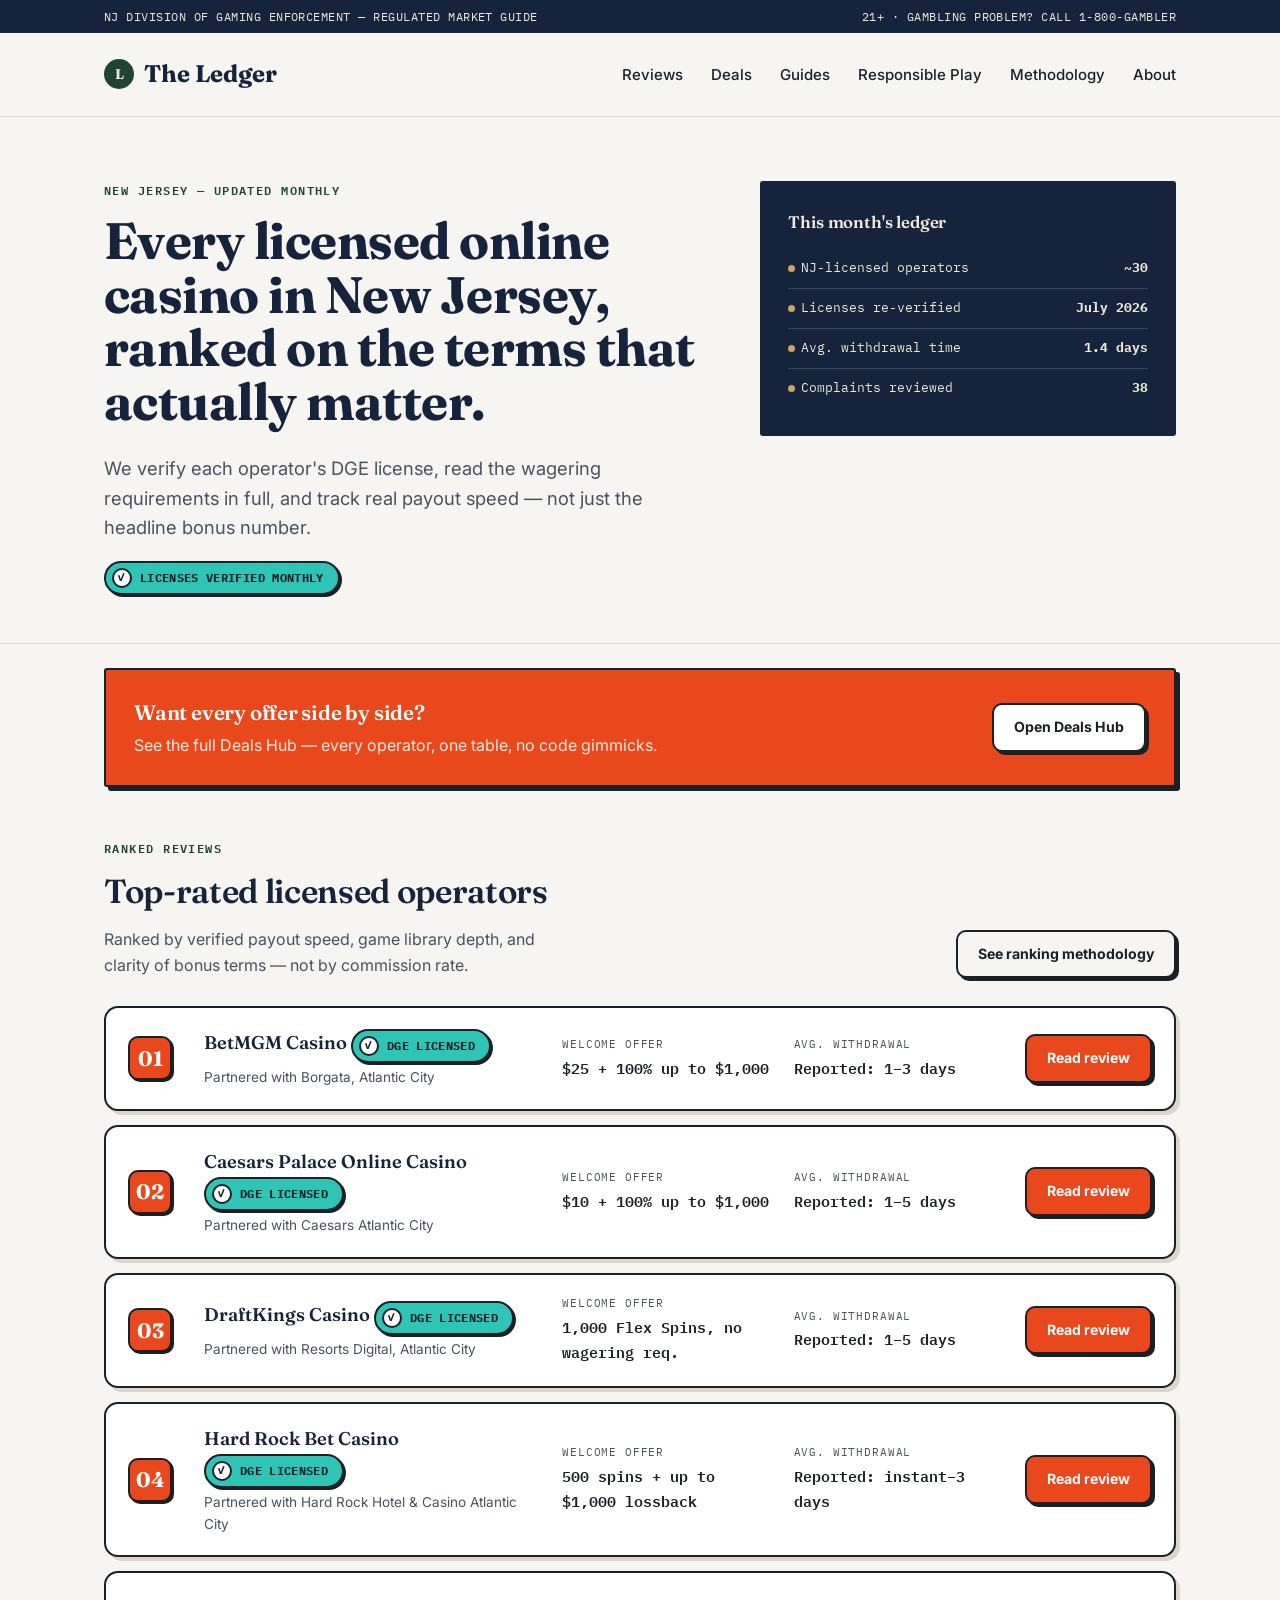
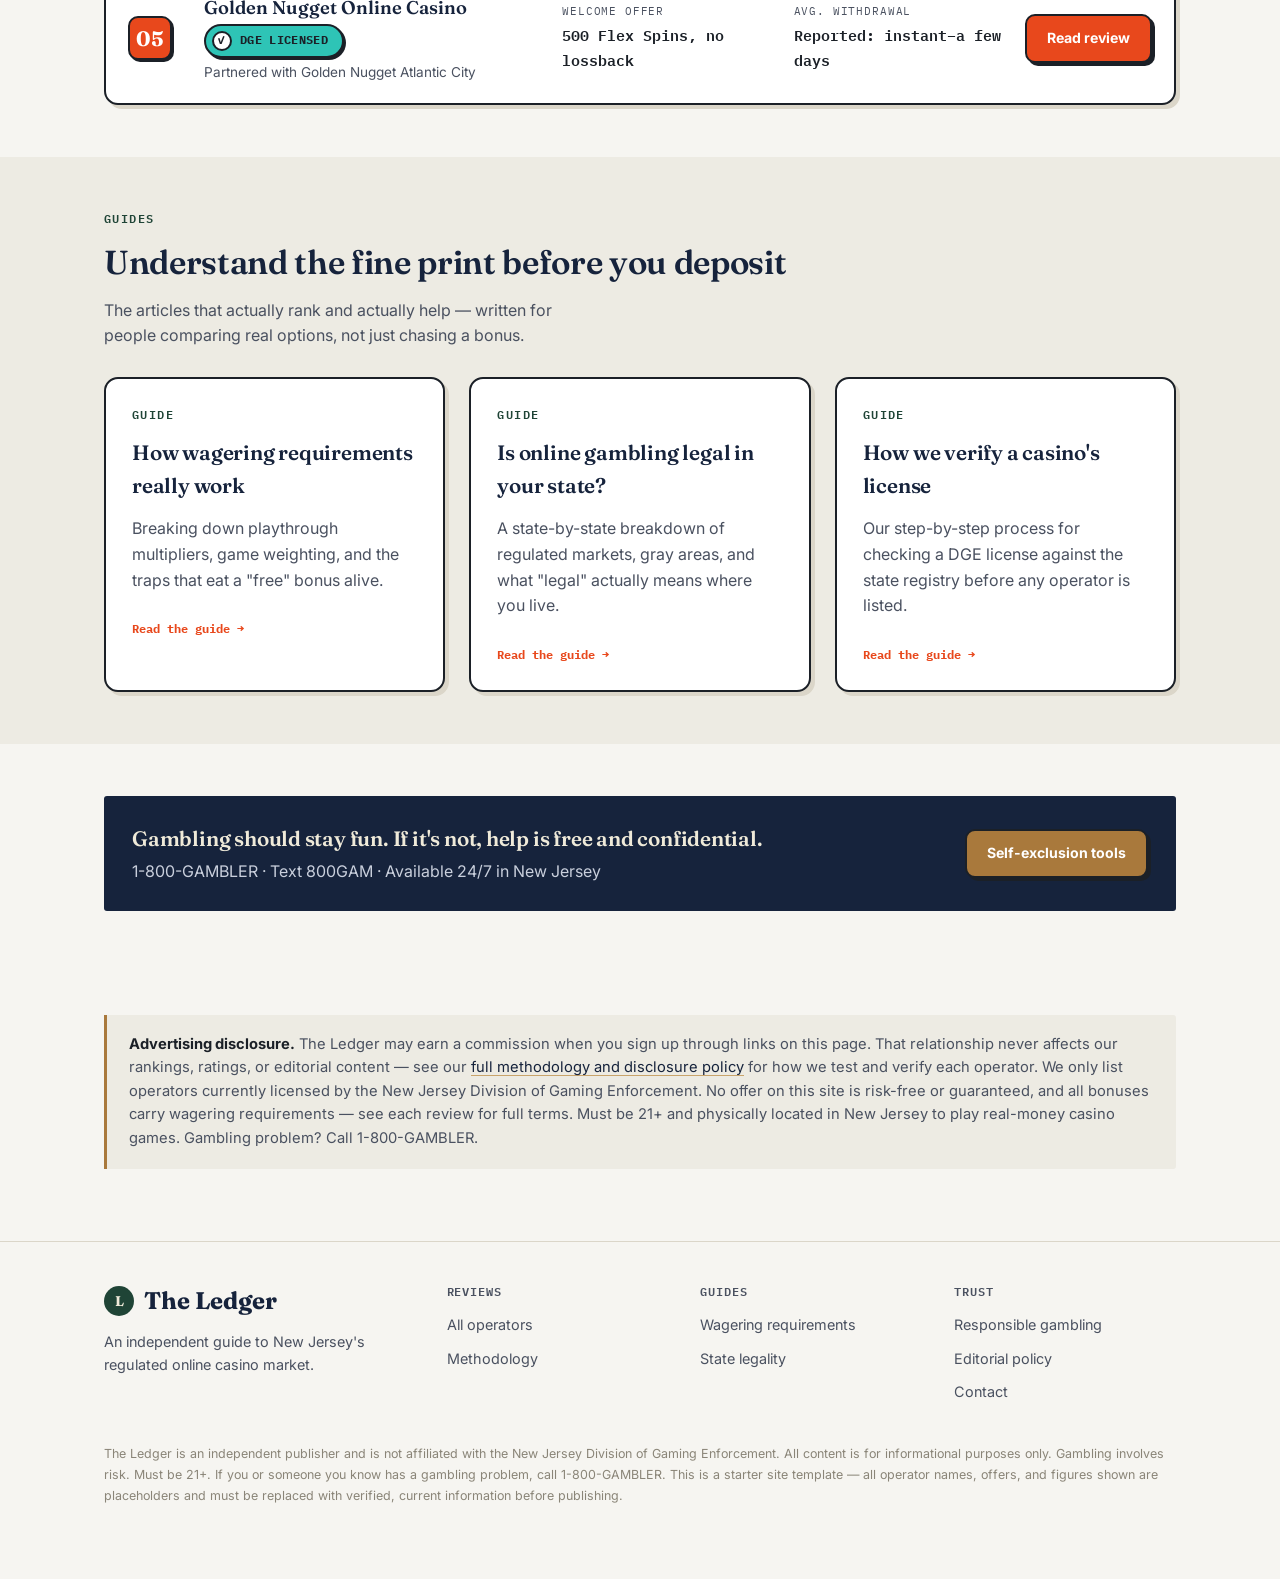
<file: index.html>
<!DOCTYPE html>
<html lang="en">
<head>
<meta charset="UTF-8">
<meta name="viewport" content="width=device-width, initial-scale=1.0">
<title>The Ledger — Licensed NJ Online Casino Guide</title>
<meta name="description" content="Independent reviews and guides to legal, state-licensed online casinos in New Jersey. Verified license data, real payout terms, no affiliate spin.">
<link rel="canonical" href="https://theledgernj.com/">
<link rel="stylesheet" href="style.css">
</head>
<body>

<div class="masthead-bar">
  <div class="container">
    <span>NJ DIVISION OF GAMING ENFORCEMENT — REGULATED MARKET GUIDE</span>
    <span>21+ · GAMBLING PROBLEM? CALL 1-800-GAMBLER</span>
  </div>
</div>

<header class="site-header">
  <div class="container">
    <a href="index.html" class="logo"><span class="mark">L</span> The Ledger</a>
    <nav class="primary-nav">
      <ul>
        <li><a href="index.html#reviews">Reviews</a></li>
        <li><a href="deals.html">Deals</a></li>
        <li><a href="guide-welcome-bonuses.html">Guides</a></li>
        <li><a href="index.html#responsible">Responsible Play</a></li>
        <li><a href="methodology.html">Methodology</a></li>
        <li><a href="index.html#about">About</a></li>
      </ul>
    </nav>
  </div>
</header>

<section class="hero">
  <div class="container hero-grid">
    <div>
      <span class="eyebrow">New Jersey — Updated Monthly</span>
      <h1>Every licensed online casino in New Jersey, ranked on the terms that actually matter.</h1>
      <p class="lead">We verify each operator's DGE license, read the wagering requirements in full, and track real payout speed — not just the headline bonus number.</p>
      <span class="seal"><span class="ring">✓</span> Licenses verified monthly</span>
    </div>
    <div class="hero-panel">
      <h3>This month's ledger</h3>
      <ul>
        <li><span><span class="status-dot"></span>NJ-licensed operators</span><strong>~30</strong></li>
        <li><span><span class="status-dot"></span>Licenses re-verified</span><strong>July 2026</strong></li>
        <li><span><span class="status-dot"></span>Avg. withdrawal time</span><strong>1.4 days</strong></li>
        <li><span><span class="status-dot"></span>Complaints reviewed</span><strong>38</strong></li>
      </ul>
    </div>
  </div>
</section>

<section style="padding:24px 0 0;">
  <div class="container">
    <div class="helpline" style="background:var(--pop); box-shadow:4px 4px 0 var(--ink); border:2px solid var(--ink);">
      <div>
        <h3 style="color:#fff;">Want every offer side by side?</h3>
        <p style="color:#FCEAE3;">See the full Deals Hub — every operator, one table, no code gimmicks.</p>
      </div>
      <a href="deals.html" class="btn-ghost btn" style="background:#fff; color:var(--ink);">Open Deals Hub</a>
    </div>
  </div>
</section>

<section id="reviews">
  <div class="container">
    <div class="section-head">
      <div>
        <span class="eyebrow">Ranked Reviews</span>
        <h2>Top-rated licensed operators</h2>
        <p class="kicker">Ranked by verified payout speed, game library depth, and clarity of bonus terms — not by commission rate.</p>
      </div>
      <a href="methodology.html" class="btn btn-ghost">See ranking methodology</a>
    </div>

    <div class="ledger">

      <div class="ledger-row">
        <div class="rank">01</div>
        <div>
          <div class="op-name">BetMGM Casino <span class="seal"><span class="ring">✓</span>DGE Licensed</span></div>
          <div class="op-meta">Partnered with Borgata, Atlantic City</div>
        </div>
        <div>
          <span class="stat-label">Welcome offer</span>
          <span class="stat-value">$25 + 100% up to $1,000</span>
        </div>
        <div>
          <span class="stat-label">Avg. withdrawal</span>
          <span class="stat-value">Reported: 1–3 days</span>
        </div>
        <a href="review-betmgm.html" class="btn">Read review</a>
      </div>

      <div class="ledger-row">
        <div class="rank">02</div>
        <div>
          <div class="op-name">Caesars Palace Online Casino <span class="seal"><span class="ring">✓</span>DGE Licensed</span></div>
          <div class="op-meta">Partnered with Caesars Atlantic City</div>
        </div>
        <div>
          <span class="stat-label">Welcome offer</span>
          <span class="stat-value">$10 + 100% up to $1,000</span>
        </div>
        <div>
          <span class="stat-label">Avg. withdrawal</span>
          <span class="stat-value">Reported: 1–5 days</span>
        </div>
        <a href="review-caesars.html" class="btn">Read review</a>
      </div>

      <div class="ledger-row">
        <div class="rank">03</div>
        <div>
          <div class="op-name">DraftKings Casino <span class="seal"><span class="ring">✓</span>DGE Licensed</span></div>
          <div class="op-meta">Partnered with Resorts Digital, Atlantic City</div>
        </div>
        <div>
          <span class="stat-label">Welcome offer</span>
          <span class="stat-value">1,000 Flex Spins, no wagering req.</span>
        </div>
        <div>
          <span class="stat-label">Avg. withdrawal</span>
          <span class="stat-value">Reported: 1–5 days</span>
        </div>
        <a href="review-draftkings.html" class="btn">Read review</a>
      </div>

      <div class="ledger-row">
        <div class="rank">04</div>
        <div>
          <div class="op-name">Hard Rock Bet Casino <span class="seal"><span class="ring">✓</span>DGE Licensed</span></div>
          <div class="op-meta">Partnered with Hard Rock Hotel &amp; Casino Atlantic City</div>
        </div>
        <div>
          <span class="stat-label">Welcome offer</span>
          <span class="stat-value">500 spins + up to $1,000 lossback</span>
        </div>
        <div>
          <span class="stat-label">Avg. withdrawal</span>
          <span class="stat-value">Reported: instant–3 days</span>
        </div>
        <a href="review-hardrock.html" class="btn">Read review</a>
      </div>

      <div class="ledger-row">
        <div class="rank">05</div>
        <div>
          <div class="op-name">Golden Nugget Online Casino <span class="seal"><span class="ring">✓</span>DGE Licensed</span></div>
          <div class="op-meta">Partnered with Golden Nugget Atlantic City</div>
        </div>
        <div>
          <span class="stat-label">Welcome offer</span>
          <span class="stat-value">500 Flex Spins, no lossback</span>
        </div>
        <div>
          <span class="stat-label">Avg. withdrawal</span>
          <span class="stat-value">Reported: instant–a few days</span>
        </div>
        <a href="review-golden-nugget.html" class="btn">Read review</a>
      </div>

    </div>
  </div>
</section>

<section style="background:var(--paper-dim);">
  <div class="container">
    <div class="section-head">
      <div>
        <span class="eyebrow">Guides</span>
        <h2>Understand the fine print before you deposit</h2>
        <p class="kicker">The articles that actually rank and actually help — written for people comparing real options, not just chasing a bonus.</p>
      </div>
    </div>
    <div class="grid-3">
      <div class="card">
        <span class="eyebrow">Guide</span>
        <h3>How wagering requirements really work</h3>
        <p>Breaking down playthrough multipliers, game weighting, and the traps that eat a "free" bonus alive.</p>
        <a href="guide-welcome-bonuses.html" class="more">Read the guide →</a>
      </div>
      <div class="card">
        <span class="eyebrow">Guide</span>
        <h3>Is online gambling legal in your state?</h3>
        <p>A state-by-state breakdown of regulated markets, gray areas, and what "legal" actually means where you live.</p>
        <a href="#" class="more">Read the guide →</a>
      </div>
      <div class="card">
        <span class="eyebrow">Guide</span>
        <h3>How we verify a casino's license</h3>
        <p>Our step-by-step process for checking a DGE license against the state registry before any operator is listed.</p>
        <a href="#" class="more">Read the guide →</a>
      </div>
    </div>
  </div>
</section>

<section id="responsible">
  <div class="container">
    <div class="helpline">
      <div>
        <h3>Gambling should stay fun. If it's not, help is free and confidential.</h3>
        <p>1-800-GAMBLER · Text 800GAM · Available 24/7 in New Jersey</p>
      </div>
      <a href="#" class="btn" style="background:var(--brass);">Self-exclusion tools</a>
    </div>
  </div>
</section>

<section id="about">
  <div class="container">
    <div class="notice">
      <strong>Advertising disclosure.</strong> The Ledger may earn a commission when you sign up through links on this page. That relationship never affects our rankings, ratings, or editorial content — see our <a href="methodology.html">full methodology and disclosure policy</a> for how we test and verify each operator. We only list operators currently licensed by the New Jersey Division of Gaming Enforcement. No offer on this site is risk-free or guaranteed, and all bonuses carry wagering requirements — see each review for full terms. Must be 21+ and physically located in New Jersey to play real-money casino games. Gambling problem? Call 1-800-GAMBLER.
    </div>
  </div>
</section>

<footer>
  <div class="container">
    <div class="foot-grid">
      <div>
        <div class="logo" style="margin-bottom:10px;"><span class="mark">L</span> The Ledger</div>
        <p style="max-width:32ch; font-size:.9rem;">An independent guide to New Jersey's regulated online casino market.</p>
      </div>
      <div>
        <h4>Reviews</h4>
        <ul>
          <li><a href="review-template.html">All operators</a></li>
          <li><a href="#">Methodology</a></li>
        </ul>
      </div>
      <div>
        <h4>Guides</h4>
        <ul>
          <li><a href="guide-welcome-bonuses.html">Wagering requirements</a></li>
          <li><a href="#">State legality</a></li>
        </ul>
      </div>
      <div>
        <h4>Trust</h4>
        <ul>
          <li><a href="#">Responsible gambling</a></li>
          <li><a href="#">Editorial policy</a></li>
          <li><a href="#">Contact</a></li>
        </ul>
      </div>
    </div>
    <p class="fine-print">The Ledger is an independent publisher and is not affiliated with the New Jersey Division of Gaming Enforcement. All content is for informational purposes only. Gambling involves risk. Must be 21+. If you or someone you know has a gambling problem, call 1-800-GAMBLER. This is a starter site template — all operator names, offers, and figures shown are placeholders and must be replaced with verified, current information before publishing.</p>
  </div>
</footer>

</body>
</html>
</file>
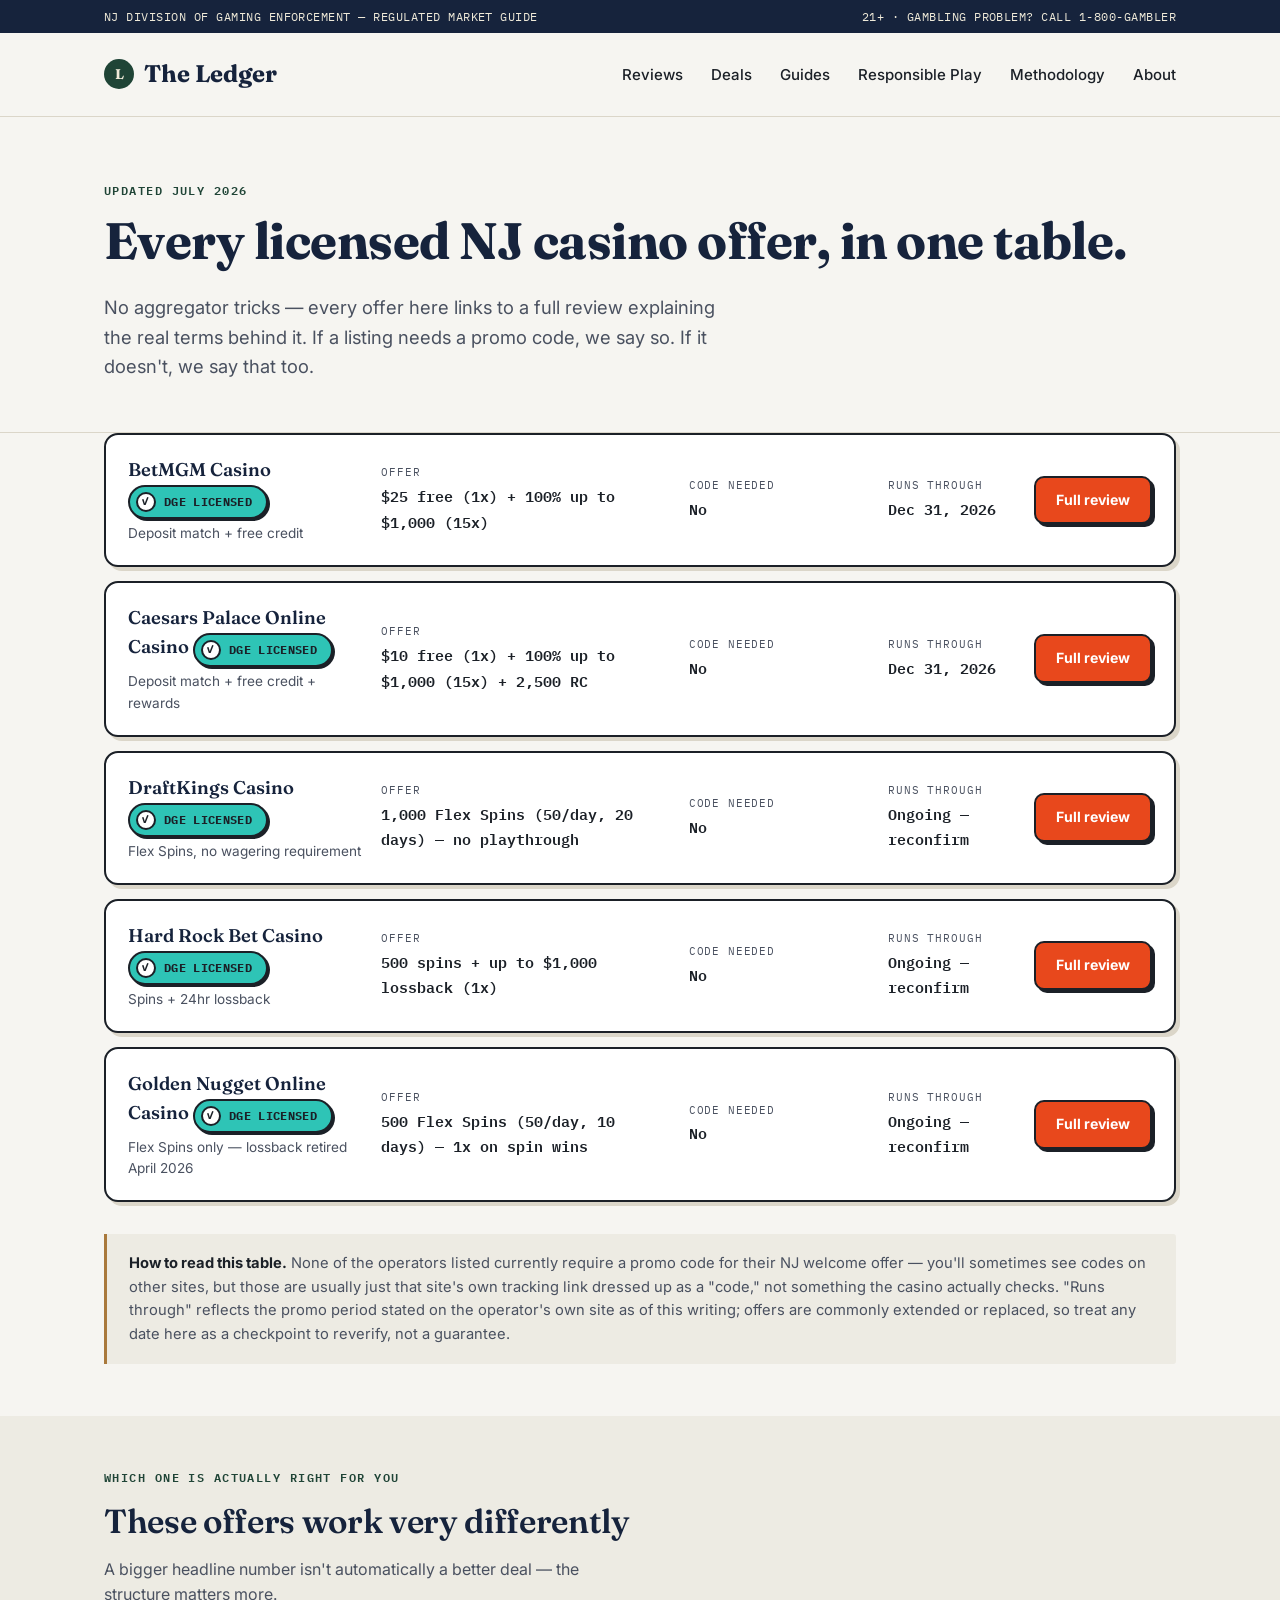
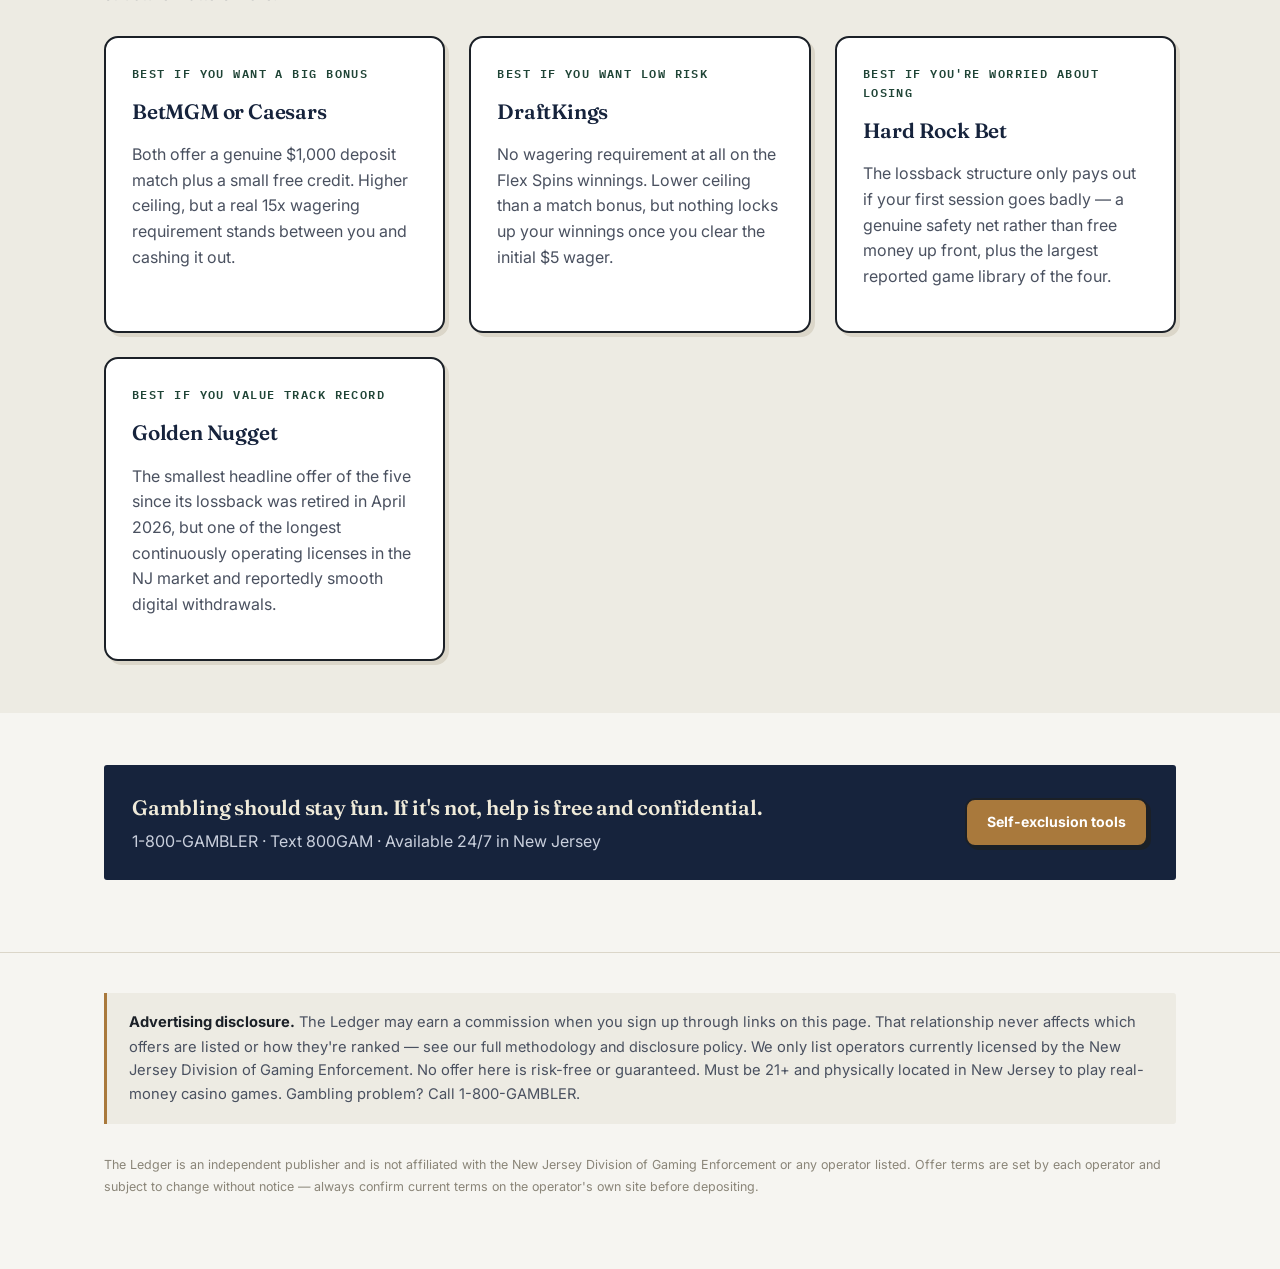
<file: deals.html>
<!DOCTYPE html>
<html lang="en">
<head>
<meta charset="UTF-8">
<meta name="viewport" content="width=device-width, initial-scale=1.0">
<title>NJ Online Casino Deals — All Current Offers Compared | The Ledger</title>
<meta name="description" content="Every licensed New Jersey online casino welcome offer in one table — bonus type, wagering requirement, expiry, and whether a promo code is needed.">
<link rel="canonical" href="https://theledgernj.com/deals.html">
<link rel="stylesheet" href="style.css">
</head>
<body>

<div class="masthead-bar">
  <div class="container">
    <span>NJ DIVISION OF GAMING ENFORCEMENT — REGULATED MARKET GUIDE</span>
    <span>21+ · GAMBLING PROBLEM? CALL 1-800-GAMBLER</span>
  </div>
</div>

<header class="site-header">
  <div class="container">
    <a href="index.html" class="logo"><span class="mark">L</span> The Ledger</a>
    <nav class="primary-nav">
      <ul>
        <li><a href="index.html#reviews">Reviews</a></li>
        <li><a href="deals.html">Deals</a></li>
        <li><a href="guide-welcome-bonuses.html">Guides</a></li>
        <li><a href="index.html#responsible">Responsible Play</a></li>
        <li><a href="methodology.html">Methodology</a></li>
        <li><a href="index.html#about">About</a></li>
      </ul>
    </nav>
  </div>
</header>

<section class="hero" style="padding-bottom:32px;">
  <div class="container">
    <span class="eyebrow">Updated July 2026</span>
    <h1>Every licensed NJ casino offer, in one table.</h1>
    <p class="lead">No aggregator tricks — every offer here links to a full review explaining the real terms behind it. If a listing needs a promo code, we say so. If it doesn't, we say that too.</p>
  </div>
</section>

<section style="padding-top:0;">
  <div class="container">
    <div class="ledger">

      <div class="ledger-row" style="grid-template-columns:1.3fr 1.6fr 1fr .7fr auto;">
        <div>
          <div class="op-name">BetMGM Casino <span class="seal"><span class="ring">✓</span>DGE Licensed</span></div>
          <div class="op-meta">Deposit match + free credit</div>
        </div>
        <div>
          <span class="stat-label">Offer</span>
          <span class="stat-value">$25 free (1x) + 100% up to $1,000 (15x)</span>
        </div>
        <div>
          <span class="stat-label">Code needed</span>
          <span class="stat-value">No</span>
        </div>
        <div>
          <span class="stat-label">Runs through</span>
          <span class="stat-value">Dec 31, 2026</span>
        </div>
        <a href="review-betmgm.html" class="btn">Full review</a>
      </div>

      <div class="ledger-row" style="grid-template-columns:1.3fr 1.6fr 1fr .7fr auto;">
        <div>
          <div class="op-name">Caesars Palace Online Casino <span class="seal"><span class="ring">✓</span>DGE Licensed</span></div>
          <div class="op-meta">Deposit match + free credit + rewards</div>
        </div>
        <div>
          <span class="stat-label">Offer</span>
          <span class="stat-value">$10 free (1x) + 100% up to $1,000 (15x) + 2,500 RC</span>
        </div>
        <div>
          <span class="stat-label">Code needed</span>
          <span class="stat-value">No</span>
        </div>
        <div>
          <span class="stat-label">Runs through</span>
          <span class="stat-value">Dec 31, 2026</span>
        </div>
        <a href="review-caesars.html" class="btn">Full review</a>
      </div>

      <div class="ledger-row" style="grid-template-columns:1.3fr 1.6fr 1fr .7fr auto;">
        <div>
          <div class="op-name">DraftKings Casino <span class="seal"><span class="ring">✓</span>DGE Licensed</span></div>
          <div class="op-meta">Flex Spins, no wagering requirement</div>
        </div>
        <div>
          <span class="stat-label">Offer</span>
          <span class="stat-value">1,000 Flex Spins (50/day, 20 days) — no playthrough</span>
        </div>
        <div>
          <span class="stat-label">Code needed</span>
          <span class="stat-value">No</span>
        </div>
        <div>
          <span class="stat-label">Runs through</span>
          <span class="stat-value">Ongoing — reconfirm</span>
        </div>
        <a href="review-draftkings.html" class="btn">Full review</a>
      </div>

      <div class="ledger-row" style="grid-template-columns:1.3fr 1.6fr 1fr .7fr auto;">
        <div>
          <div class="op-name">Hard Rock Bet Casino <span class="seal"><span class="ring">✓</span>DGE Licensed</span></div>
          <div class="op-meta">Spins + 24hr lossback</div>
        </div>
        <div>
          <span class="stat-label">Offer</span>
          <span class="stat-value">500 spins + up to $1,000 lossback (1x)</span>
        </div>
        <div>
          <span class="stat-label">Code needed</span>
          <span class="stat-value">No</span>
        </div>
        <div>
          <span class="stat-label">Runs through</span>
          <span class="stat-value">Ongoing — reconfirm</span>
        </div>
        <a href="review-hardrock.html" class="btn">Full review</a>
      </div>

      <div class="ledger-row" style="grid-template-columns:1.3fr 1.6fr 1fr .7fr auto;">
        <div>
          <div class="op-name">Golden Nugget Online Casino <span class="seal"><span class="ring">✓</span>DGE Licensed</span></div>
          <div class="op-meta">Flex Spins only — lossback retired April 2026</div>
        </div>
        <div>
          <span class="stat-label">Offer</span>
          <span class="stat-value">500 Flex Spins (50/day, 10 days) — 1x on spin wins</span>
        </div>
        <div>
          <span class="stat-label">Code needed</span>
          <span class="stat-value">No</span>
        </div>
        <div>
          <span class="stat-label">Runs through</span>
          <span class="stat-value">Ongoing — reconfirm</span>
        </div>
        <a href="review-golden-nugget.html" class="btn">Full review</a>
      </div>

    </div>

    <div class="notice" style="margin-top:32px;">
      <strong>How to read this table.</strong> None of the operators listed currently require a promo code for their NJ welcome offer — you'll sometimes see codes on other sites, but those are usually just that site's own tracking link dressed up as a "code," not something the casino actually checks. "Runs through" reflects the promo period stated on the operator's own site as of this writing; offers are commonly extended or replaced, so treat any date here as a checkpoint to reverify, not a guarantee.
    </div>
  </div>
</section>

<section style="background:var(--paper-dim);">
  <div class="container">
    <div class="section-head">
      <div>
        <span class="eyebrow">Which one is actually right for you</span>
        <h2>These offers work very differently</h2>
        <p class="kicker">A bigger headline number isn't automatically a better deal — the structure matters more.</p>
      </div>
    </div>
    <div class="grid-3">
      <div class="card">
        <span class="eyebrow">Best if you want a big bonus</span>
        <h3>BetMGM or Caesars</h3>
        <p>Both offer a genuine $1,000 deposit match plus a small free credit. Higher ceiling, but a real 15x wagering requirement stands between you and cashing it out.</p>
      </div>
      <div class="card">
        <span class="eyebrow">Best if you want low risk</span>
        <h3>DraftKings</h3>
        <p>No wagering requirement at all on the Flex Spins winnings. Lower ceiling than a match bonus, but nothing locks up your winnings once you clear the initial $5 wager.</p>
      </div>
      <div class="card">
        <span class="eyebrow">Best if you're worried about losing</span>
        <h3>Hard Rock Bet</h3>
        <p>The lossback structure only pays out if your first session goes badly — a genuine safety net rather than free money up front, plus the largest reported game library of the four.</p>
      </div>
      <div class="card">
        <span class="eyebrow">Best if you value track record</span>
        <h3>Golden Nugget</h3>
        <p>The smallest headline offer of the five since its lossback was retired in April 2026, but one of the longest continuously operating licenses in the NJ market and reportedly smooth digital withdrawals.</p>
      </div>
    </div>
  </div>
</section>

<section id="responsible">
  <div class="container">
    <div class="helpline">
      <div>
        <h3>Gambling should stay fun. If it's not, help is free and confidential.</h3>
        <p>1-800-GAMBLER · Text 800GAM · Available 24/7 in New Jersey</p>
      </div>
      <a href="#" class="btn" style="background:var(--brass);">Self-exclusion tools</a>
    </div>
  </div>
</section>

<footer>
  <div class="container">
    <div class="notice">
      <strong>Advertising disclosure.</strong> The Ledger may earn a commission when you sign up through links on this page. That relationship never affects which offers are listed or how they're ranked — see our <a href="methodology.html">full methodology and disclosure policy</a>. We only list operators currently licensed by the New Jersey Division of Gaming Enforcement. No offer here is risk-free or guaranteed. Must be 21+ and physically located in New Jersey to play real-money casino games. Gambling problem? Call 1-800-GAMBLER.
    </div>
    <p class="fine-print">The Ledger is an independent publisher and is not affiliated with the New Jersey Division of Gaming Enforcement or any operator listed. Offer terms are set by each operator and subject to change without notice — always confirm current terms on the operator's own site before depositing.</p>
  </div>
</footer>

</body>
</html>
</file>
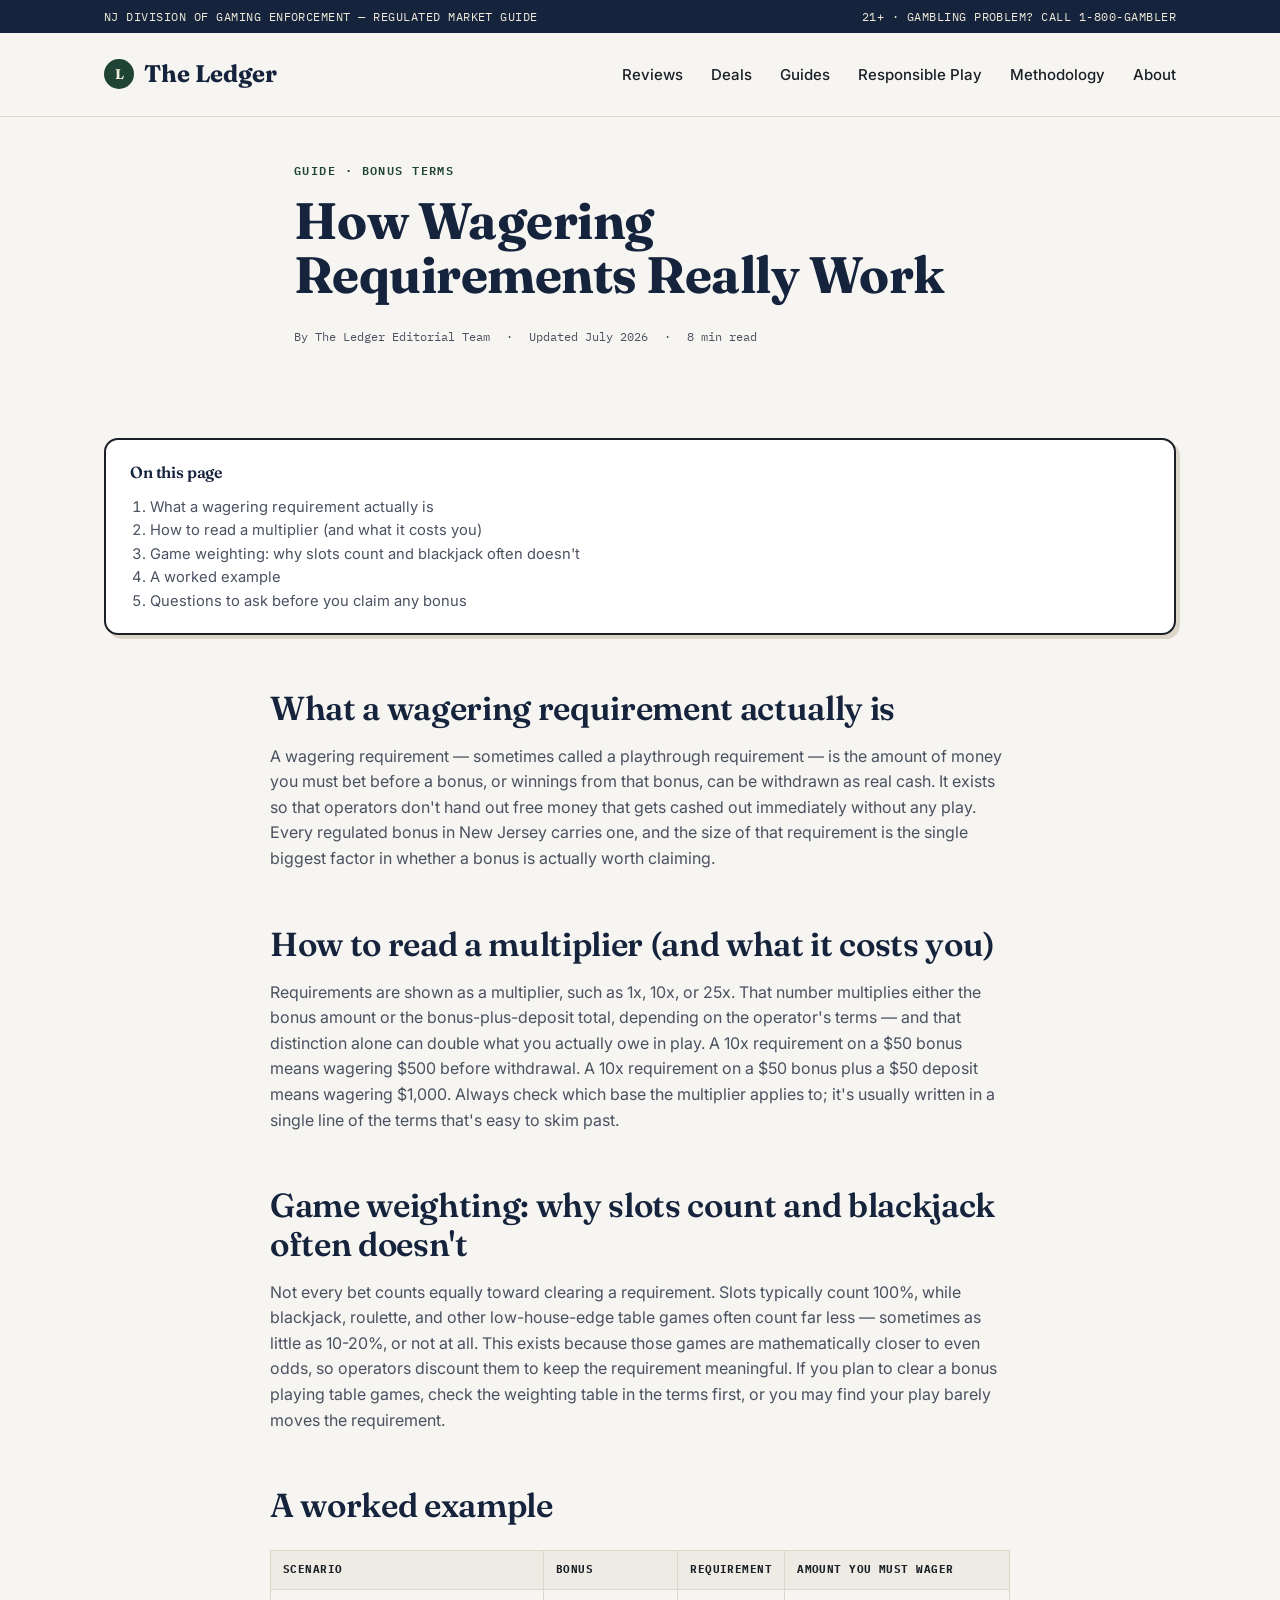
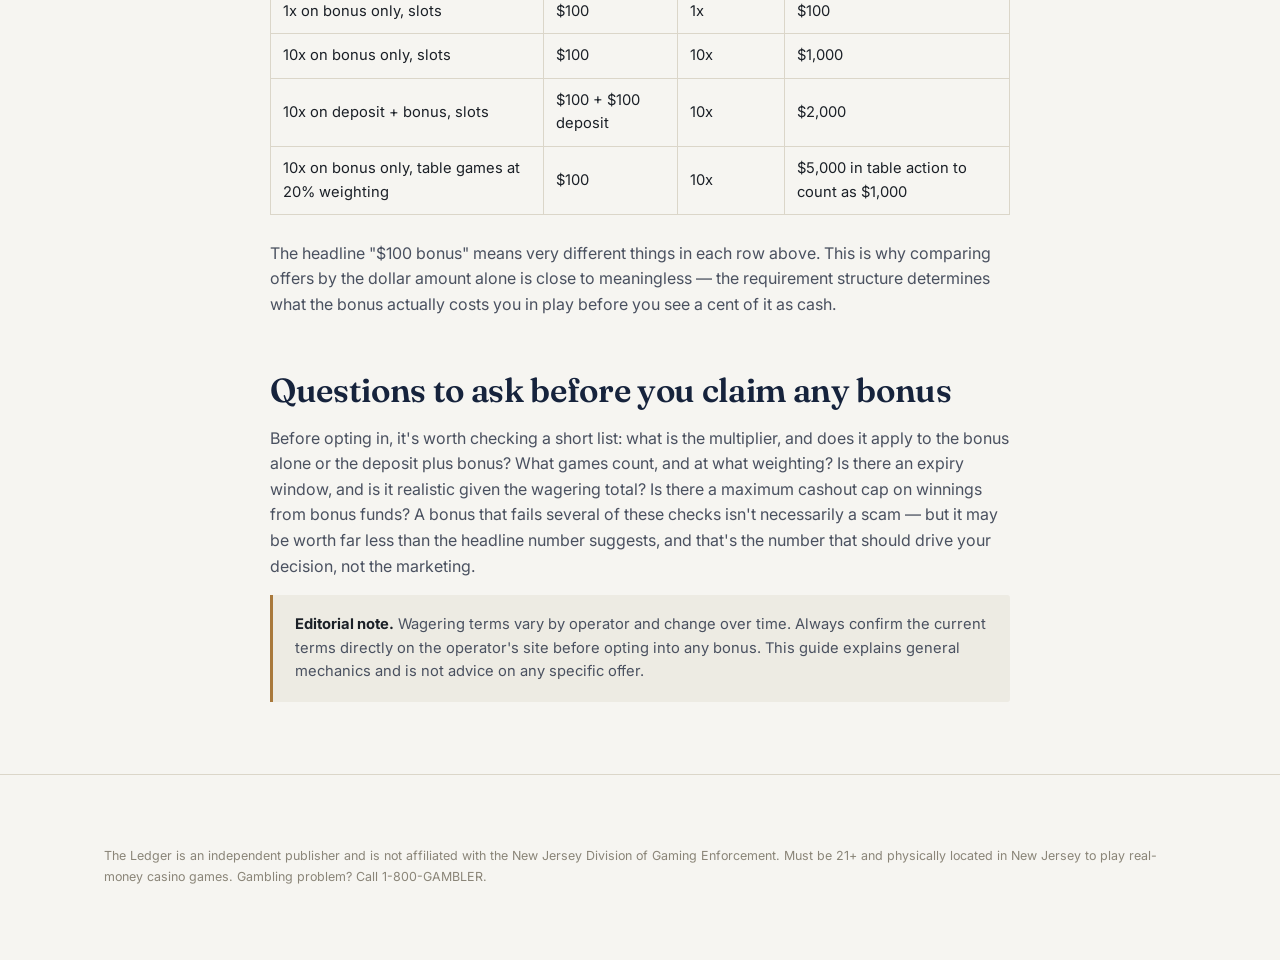
<file: guide-welcome-bonuses.html>
<!DOCTYPE html>
<html lang="en">
<head>
<meta charset="UTF-8">
<meta name="viewport" content="width=device-width, initial-scale=1.0">
<title>How Wagering Requirements Really Work | The Ledger</title>
<meta name="description" content="A plain-English breakdown of casino wagering requirements — what playthrough multipliers mean, how game weighting works, and how to calculate whether a bonus is actually worth claiming.">
<link rel="canonical" href="https://theledgernj.com/guide-welcome-bonuses.html">
<link rel="stylesheet" href="style.css">
</head>
<body>

<div class="masthead-bar">
  <div class="container">
    <span>NJ DIVISION OF GAMING ENFORCEMENT — REGULATED MARKET GUIDE</span>
    <span>21+ · GAMBLING PROBLEM? CALL 1-800-GAMBLER</span>
  </div>
</div>

<header class="site-header">
  <div class="container">
    <a href="index.html" class="logo"><span class="mark">L</span> The Ledger</a>
    <nav class="primary-nav">
      <ul>
        <li><a href="index.html#reviews">Reviews</a></li>
        <li><a href="deals.html">Deals</a></li>
        <li><a href="guide-welcome-bonuses.html">Guides</a></li>
        <li><a href="index.html#responsible">Responsible Play</a></li>
        <li><a href="methodology.html">Methodology</a></li>
        <li><a href="index.html#about">About</a></li>
      </ul>
    </nav>
  </div>
</header>

<section style="padding-top:44px; padding-bottom:0;">
  <div class="container article-header">
    <span class="eyebrow">Guide · Bonus Terms</span>
    <h1>How Wagering Requirements Really Work</h1>
    <div class="byline">
      <span>By The Ledger Editorial Team</span>
      <span>·</span>
      <span>Updated July 2026</span>
      <span>·</span>
      <span>8 min read</span>
    </div>
  </div>
</section>

<section>
  <div class="container">
    <div class="toc">
      <h4>On this page</h4>
      <ol>
        <li>What a wagering requirement actually is</li>
        <li>How to read a multiplier (and what it costs you)</li>
        <li>Game weighting: why slots count and blackjack often doesn't</li>
        <li>A worked example</li>
        <li>Questions to ask before you claim any bonus</li>
      </ol>
    </div>

    <div class="article-body">
      <h2>What a wagering requirement actually is</h2>
      <p>A wagering requirement — sometimes called a playthrough requirement — is the amount of money you must bet before a bonus, or winnings from that bonus, can be withdrawn as real cash. It exists so that operators don't hand out free money that gets cashed out immediately without any play. Every regulated bonus in New Jersey carries one, and the size of that requirement is the single biggest factor in whether a bonus is actually worth claiming.</p>

      <h2>How to read a multiplier (and what it costs you)</h2>
      <p>Requirements are shown as a multiplier, such as 1x, 10x, or 25x. That number multiplies either the bonus amount or the bonus-plus-deposit total, depending on the operator's terms — and that distinction alone can double what you actually owe in play. A 10x requirement on a $50 bonus means wagering $500 before withdrawal. A 10x requirement on a $50 bonus plus a $50 deposit means wagering $1,000. Always check which base the multiplier applies to; it's usually written in a single line of the terms that's easy to skim past.</p>

      <h2>Game weighting: why slots count and blackjack often doesn't</h2>
      <p>Not every bet counts equally toward clearing a requirement. Slots typically count 100%, while blackjack, roulette, and other low-house-edge table games often count far less — sometimes as little as 10-20%, or not at all. This exists because those games are mathematically closer to even odds, so operators discount them to keep the requirement meaningful. If you plan to clear a bonus playing table games, check the weighting table in the terms first, or you may find your play barely moves the requirement.</p>

      <h2>A worked example</h2>
      <table>
        <tr><th>Scenario</th><th>Bonus</th><th>Requirement</th><th>Amount you must wager</th></tr>
        <tr><td>1x on bonus only, slots</td><td>$100</td><td>1x</td><td>$100</td></tr>
        <tr><td>10x on bonus only, slots</td><td>$100</td><td>10x</td><td>$1,000</td></tr>
        <tr><td>10x on deposit + bonus, slots</td><td>$100 + $100 deposit</td><td>10x</td><td>$2,000</td></tr>
        <tr><td>10x on bonus only, table games at 20% weighting</td><td>$100</td><td>10x</td><td>$5,000 in table action to count as $1,000</td></tr>
      </table>
      <p>The headline "$100 bonus" means very different things in each row above. This is why comparing offers by the dollar amount alone is close to meaningless — the requirement structure determines what the bonus actually costs you in play before you see a cent of it as cash.</p>

      <h2>Questions to ask before you claim any bonus</h2>
      <p>Before opting in, it's worth checking a short list: what is the multiplier, and does it apply to the bonus alone or the deposit plus bonus? What games count, and at what weighting? Is there an expiry window, and is it realistic given the wagering total? Is there a maximum cashout cap on winnings from bonus funds? A bonus that fails several of these checks isn't necessarily a scam — but it may be worth far less than the headline number suggests, and that's the number that should drive your decision, not the marketing.</p>

      <div class="notice">
        <strong>Editorial note.</strong> Wagering terms vary by operator and change over time. Always confirm the current terms directly on the operator's site before opting into any bonus. This guide explains general mechanics and is not advice on any specific offer.
      </div>
    </div>
  </div>
</section>

<footer>
  <div class="container">
    <p class="fine-print">The Ledger is an independent publisher and is not affiliated with the New Jersey Division of Gaming Enforcement. Must be 21+ and physically located in New Jersey to play real-money casino games. Gambling problem? Call 1-800-GAMBLER.</p>
  </div>
</footer>

</body>
</html>
</file>
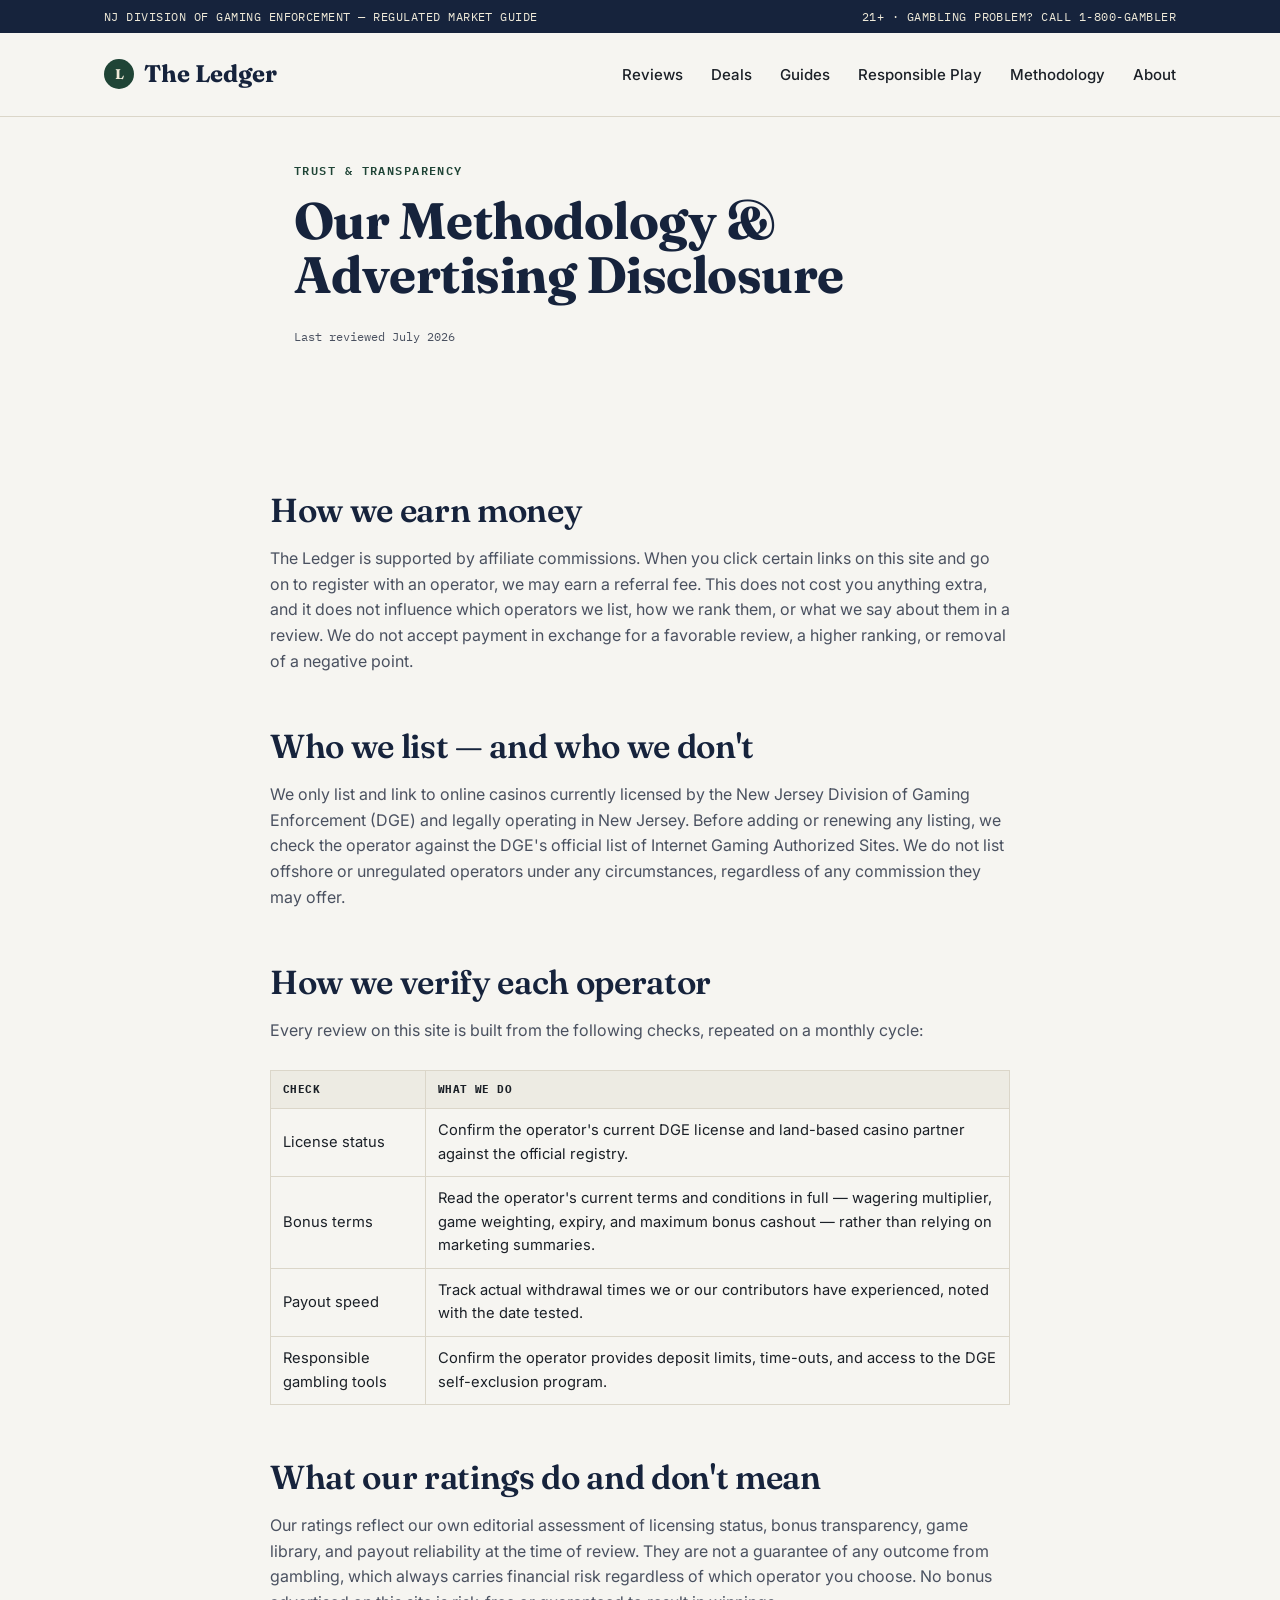
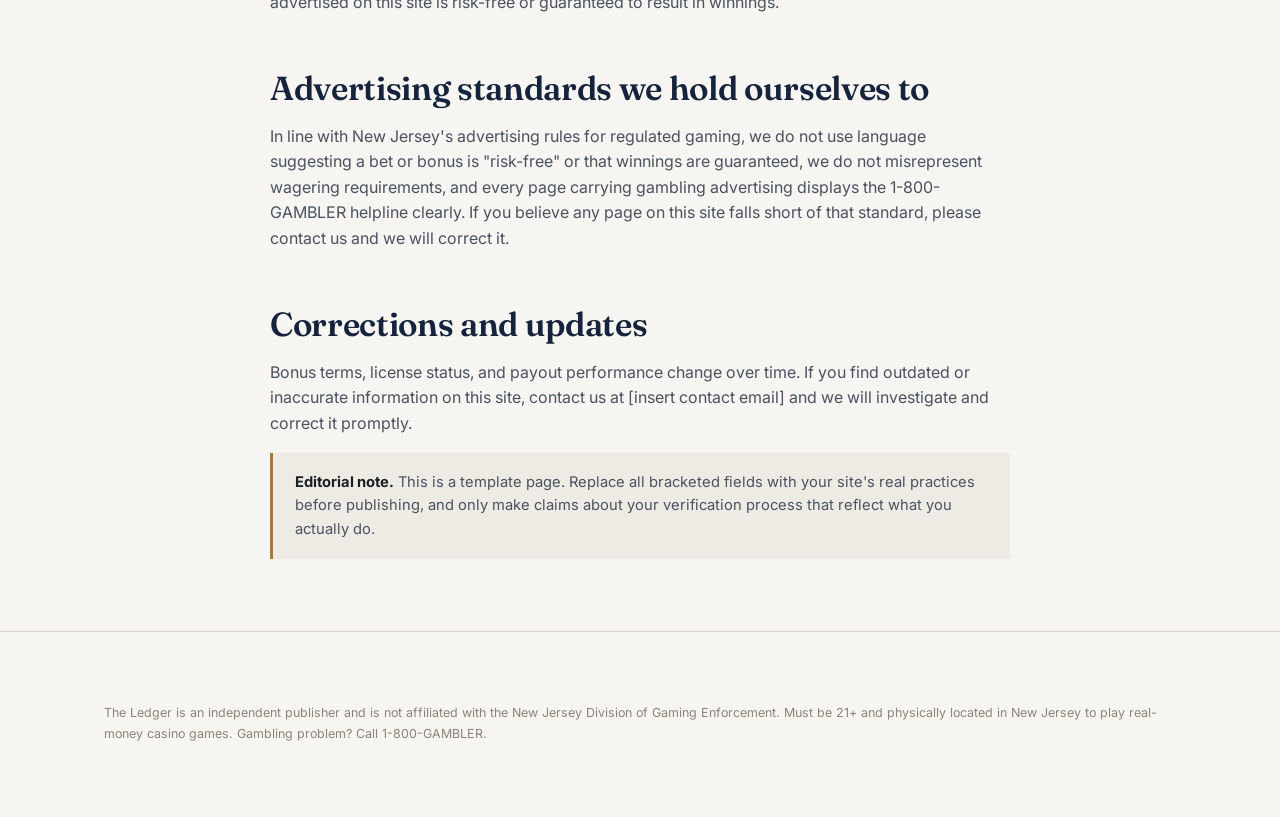
<file: methodology.html>
<!DOCTYPE html>
<html lang="en">
<head>
<meta charset="UTF-8">
<meta name="viewport" content="width=device-width, initial-scale=1.0">
<title>Our Methodology &amp; Advertising Disclosure | The Ledger</title>
<meta name="description" content="How The Ledger verifies casino licenses, tests operators, and discloses its affiliate relationships. Read our full editorial and advertising policy.">
<link rel="canonical" href="https://theledgernj.com/methodology.html">
<link rel="stylesheet" href="style.css">
</head>
<body>

<div class="masthead-bar">
  <div class="container">
    <span>NJ DIVISION OF GAMING ENFORCEMENT — REGULATED MARKET GUIDE</span>
    <span>21+ · GAMBLING PROBLEM? CALL 1-800-GAMBLER</span>
  </div>
</div>

<header class="site-header">
  <div class="container">
    <a href="index.html" class="logo"><span class="mark">L</span> The Ledger</a>
    <nav class="primary-nav">
      <ul>
        <li><a href="index.html#reviews">Reviews</a></li>
        <li><a href="deals.html">Deals</a></li>
        <li><a href="guide-welcome-bonuses.html">Guides</a></li>
        <li><a href="index.html#responsible">Responsible Play</a></li>
        <li><a href="methodology.html">Methodology</a></li>
        <li><a href="index.html#about">About</a></li>
      </ul>
    </nav>
  </div>
</header>

<section style="padding-top:44px; padding-bottom:0;">
  <div class="container article-header">
    <span class="eyebrow">Trust &amp; Transparency</span>
    <h1>Our Methodology &amp; Advertising Disclosure</h1>
    <div class="byline">
      <span>Last reviewed July 2026</span>
    </div>
  </div>
</section>

<section>
  <div class="container">
    <div class="article-body">

      <h2>How we earn money</h2>
      <p>The Ledger is supported by affiliate commissions. When you click certain links on this site and go on to register with an operator, we may earn a referral fee. This does not cost you anything extra, and it does not influence which operators we list, how we rank them, or what we say about them in a review. We do not accept payment in exchange for a favorable review, a higher ranking, or removal of a negative point.</p>

      <h2>Who we list — and who we don't</h2>
      <p>We only list and link to online casinos currently licensed by the New Jersey Division of Gaming Enforcement (DGE) and legally operating in New Jersey. Before adding or renewing any listing, we check the operator against the DGE's official list of Internet Gaming Authorized Sites. We do not list offshore or unregulated operators under any circumstances, regardless of any commission they may offer.</p>

      <h2>How we verify each operator</h2>
      <p>Every review on this site is built from the following checks, repeated on a monthly cycle:</p>
      <table>
        <tr><th>Check</th><th>What we do</th></tr>
        <tr><td>License status</td><td>Confirm the operator's current DGE license and land-based casino partner against the official registry.</td></tr>
        <tr><td>Bonus terms</td><td>Read the operator's current terms and conditions in full — wagering multiplier, game weighting, expiry, and maximum bonus cashout — rather than relying on marketing summaries.</td></tr>
        <tr><td>Payout speed</td><td>Track actual withdrawal times we or our contributors have experienced, noted with the date tested.</td></tr>
        <tr><td>Responsible gambling tools</td><td>Confirm the operator provides deposit limits, time-outs, and access to the DGE self-exclusion program.</td></tr>
      </table>

      <h2>What our ratings do and don't mean</h2>
      <p>Our ratings reflect our own editorial assessment of licensing status, bonus transparency, game library, and payout reliability at the time of review. They are not a guarantee of any outcome from gambling, which always carries financial risk regardless of which operator you choose. No bonus advertised on this site is risk-free or guaranteed to result in winnings.</p>

      <h2>Advertising standards we hold ourselves to</h2>
      <p>In line with New Jersey's advertising rules for regulated gaming, we do not use language suggesting a bet or bonus is "risk-free" or that winnings are guaranteed, we do not misrepresent wagering requirements, and every page carrying gambling advertising displays the 1-800-GAMBLER helpline clearly. If you believe any page on this site falls short of that standard, please contact us and we will correct it.</p>

      <h2>Corrections and updates</h2>
      <p>Bonus terms, license status, and payout performance change over time. If you find outdated or inaccurate information on this site, contact us at [insert contact email] and we will investigate and correct it promptly.</p>

      <div class="notice">
        <strong>Editorial note.</strong> This is a template page. Replace all bracketed fields with your site's real practices before publishing, and only make claims about your verification process that reflect what you actually do.
      </div>
    </div>
  </div>
</section>

<footer>
  <div class="container">
    <p class="fine-print">The Ledger is an independent publisher and is not affiliated with the New Jersey Division of Gaming Enforcement. Must be 21+ and physically located in New Jersey to play real-money casino games. Gambling problem? Call 1-800-GAMBLER.</p>
  </div>
</footer>

</body>
</html>
</file>
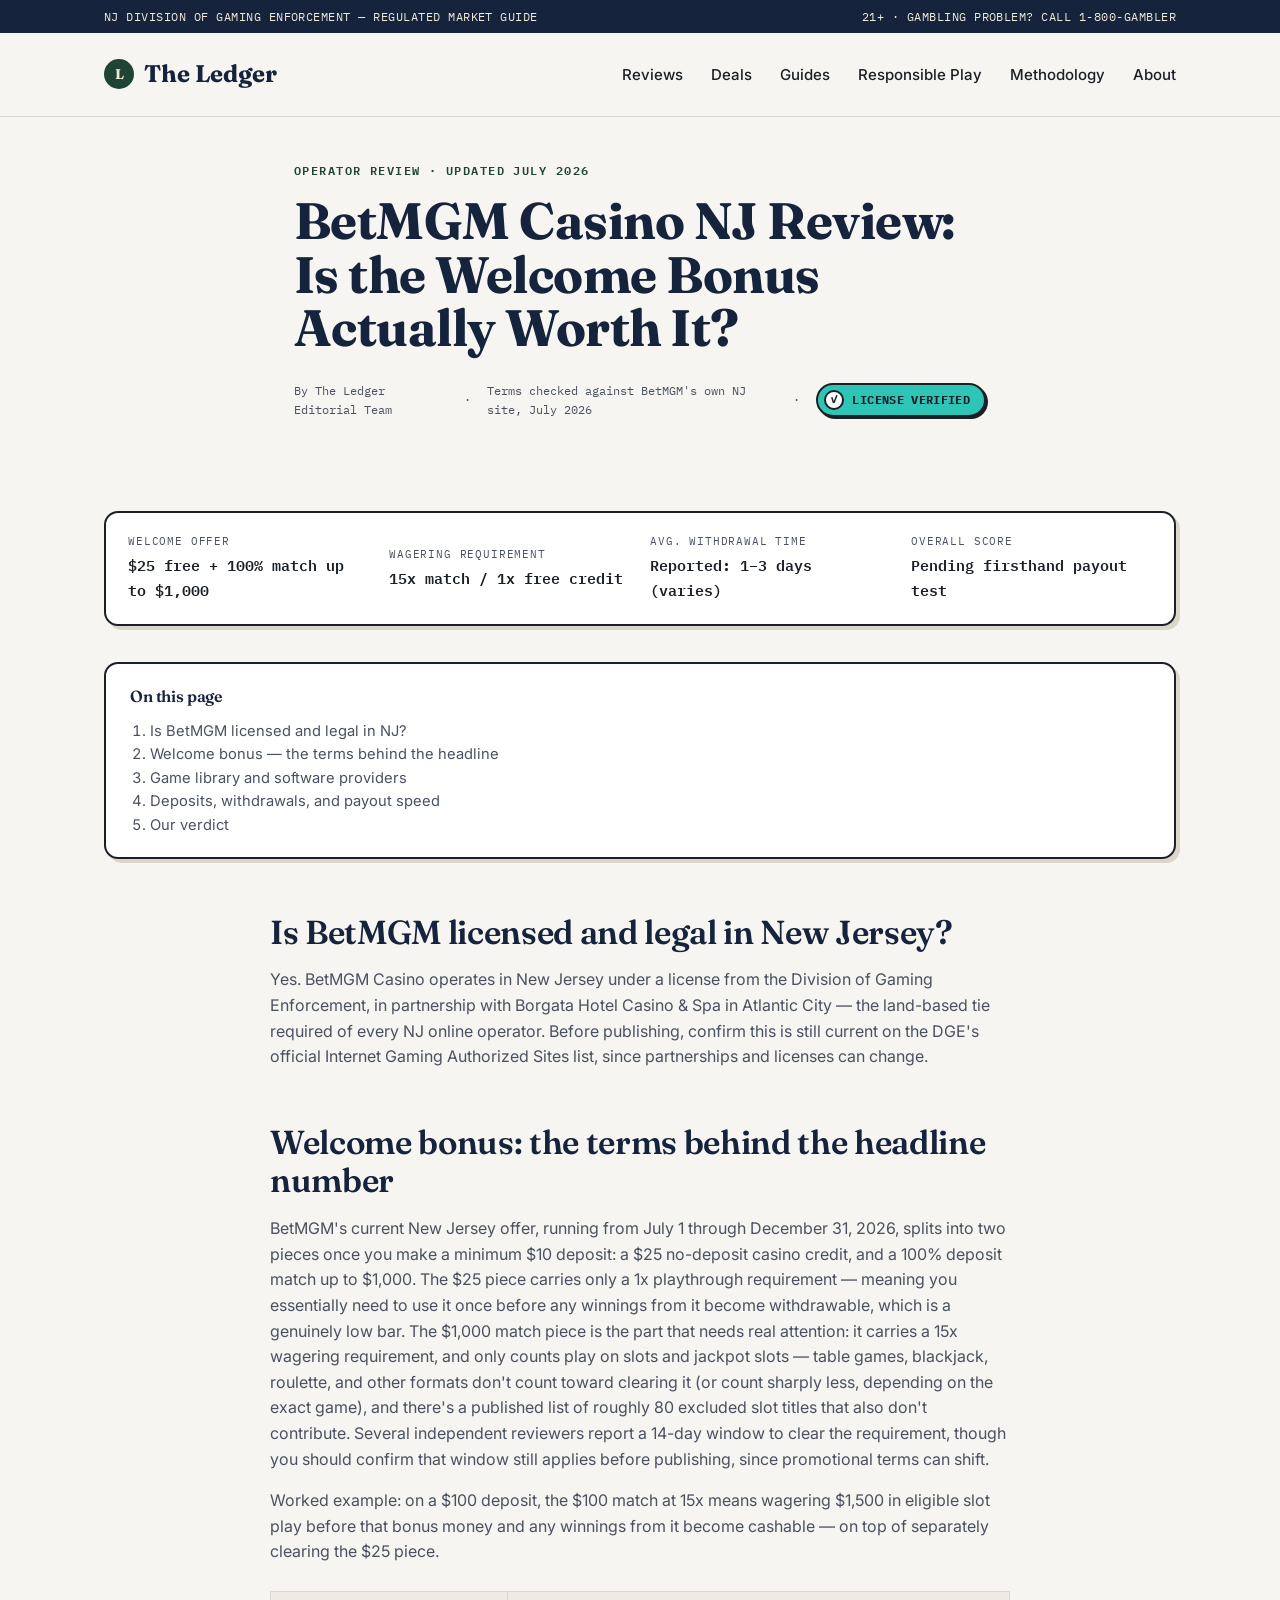
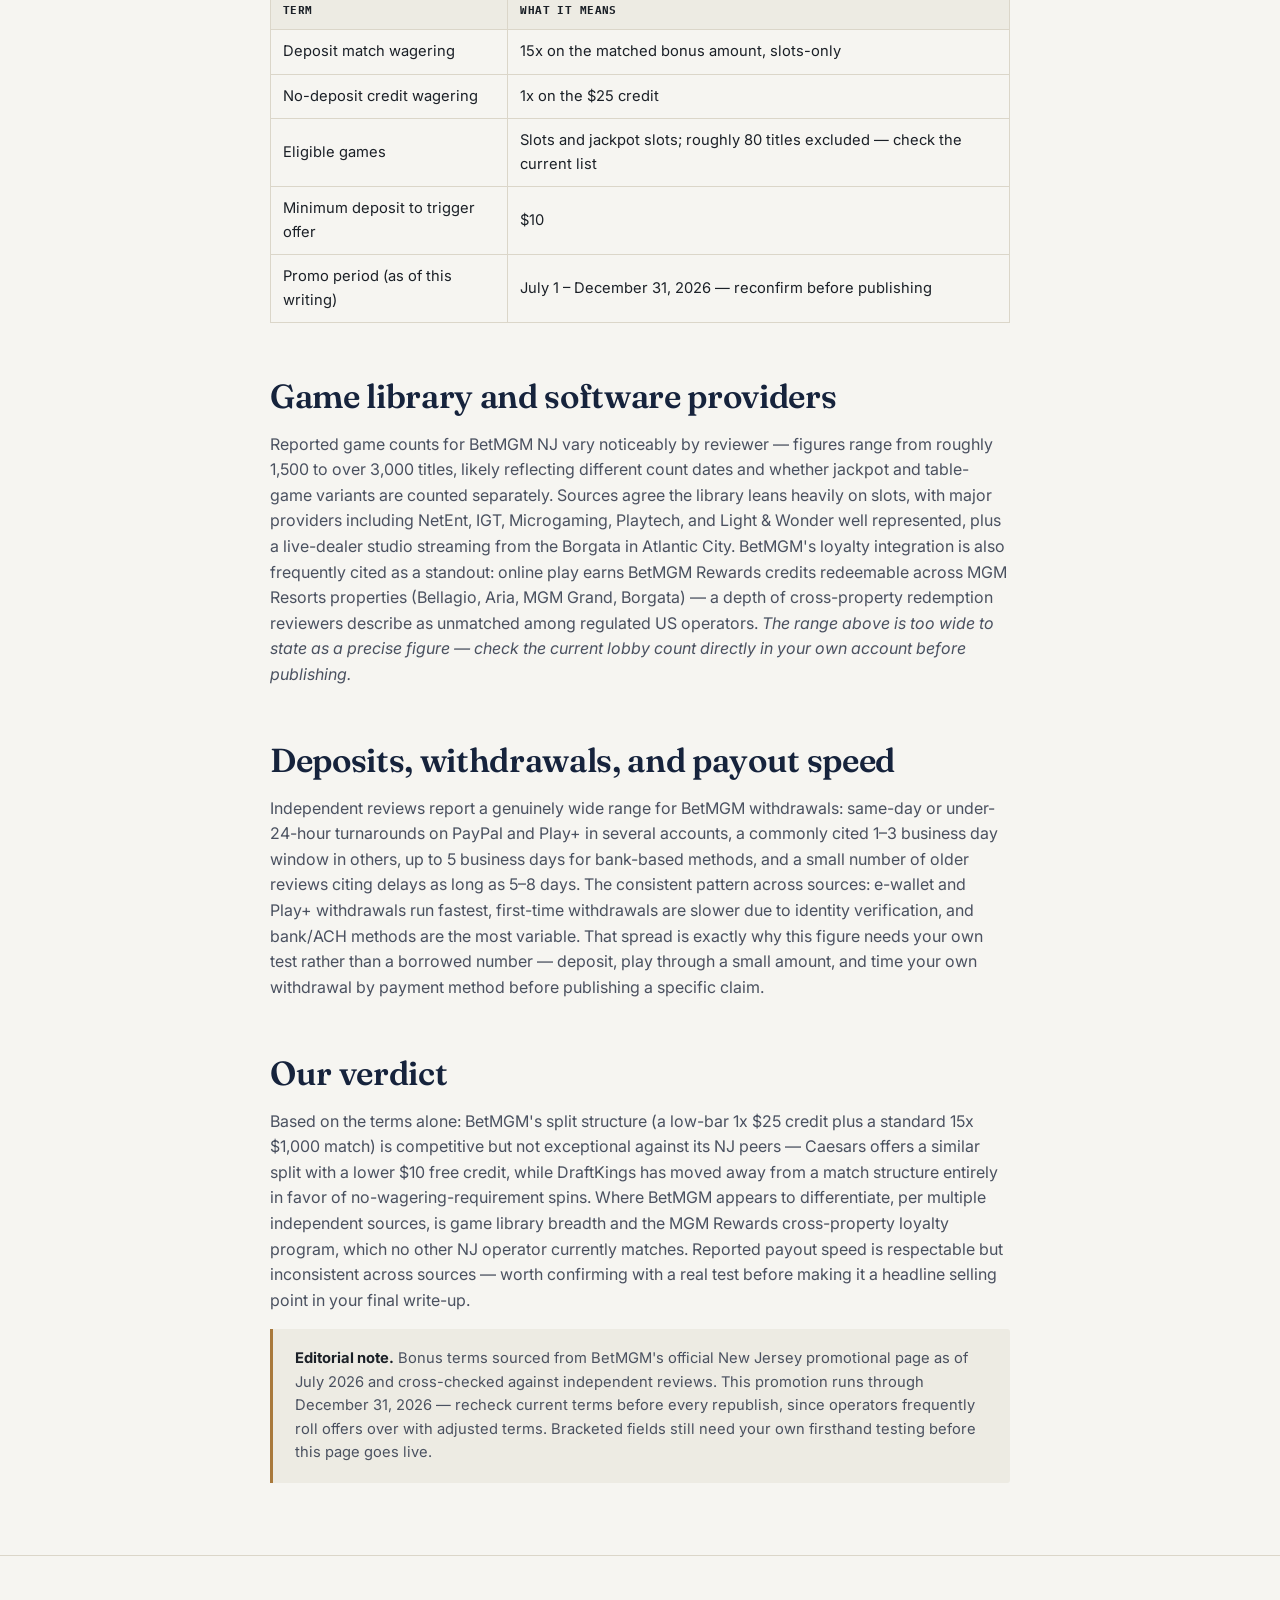
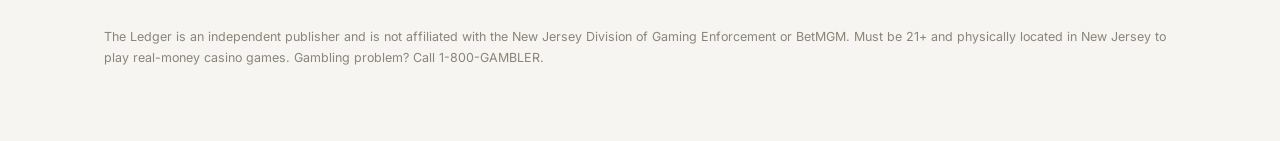
<file: review-betmgm.html>
<!DOCTYPE html>
<html lang="en">
<head>
<meta charset="UTF-8">
<meta name="viewport" content="width=device-width, initial-scale=1.0">
<title>BetMGM Casino NJ Review 2026 — Licensed Online Casino | The Ledger</title>
<meta name="description" content="An independent review of BetMGM Casino's New Jersey online casino: license status, real bonus terms explained, game library, and payout speed.">
<link rel="canonical" href="https://theledgernj.com/review-betmgm.html">
<link rel="stylesheet" href="style.css">
</head>
<body>

<div class="masthead-bar">
  <div class="container">
    <span>NJ DIVISION OF GAMING ENFORCEMENT — REGULATED MARKET GUIDE</span>
    <span>21+ · GAMBLING PROBLEM? CALL 1-800-GAMBLER</span>
  </div>
</div>

<header class="site-header">
  <div class="container">
    <a href="index.html" class="logo"><span class="mark">L</span> The Ledger</a>
    <nav class="primary-nav">
      <ul>
        <li><a href="index.html#reviews">Reviews</a></li>
        <li><a href="deals.html">Deals</a></li>
        <li><a href="guide-welcome-bonuses.html">Guides</a></li>
        <li><a href="index.html#responsible">Responsible Play</a></li>
        <li><a href="methodology.html">Methodology</a></li>
        <li><a href="index.html#about">About</a></li>
      </ul>
    </nav>
  </div>
</header>

<section style="padding-top:44px; padding-bottom:0;">
  <div class="container article-header">
    <span class="eyebrow">Operator Review · Updated July 2026</span>
    <h1>BetMGM Casino NJ Review: Is the Welcome Bonus Actually Worth It?</h1>
    <div class="byline">
      <span>By The Ledger Editorial Team</span>
      <span>·</span>
      <span>Terms checked against BetMGM's own NJ site, July 2026</span>
      <span>·</span>
      <span class="seal"><span class="ring">✓</span>License Verified</span>
    </div>
  </div>
</section>

<section>
  <div class="container">
    <div class="ledger" style="border-top:none; margin-bottom:36px;">
      <div class="ledger-row" style="grid-template-columns:repeat(4,1fr);">
        <div><span class="stat-label">Welcome offer</span><span class="stat-value">$25 free + 100% match up to $1,000</span></div>
        <div><span class="stat-label">Wagering requirement</span><span class="stat-value">15x match / 1x free credit</span></div>
        <div><span class="stat-label">Avg. withdrawal time</span><span class="stat-value">Reported: 1–3 days (varies)</span></div>
        <div><span class="stat-label">Overall score</span><span class="stat-value">Pending firsthand payout test</span></div>
      </div>
    </div>

    <div class="toc">
      <h4>On this page</h4>
      <ol>
        <li>Is BetMGM licensed and legal in NJ?</li>
        <li>Welcome bonus — the terms behind the headline</li>
        <li>Game library and software providers</li>
        <li>Deposits, withdrawals, and payout speed</li>
        <li>Our verdict</li>
      </ol>
    </div>

    <div class="article-body">
      <h2>Is BetMGM licensed and legal in New Jersey?</h2>
      <p>Yes. BetMGM Casino operates in New Jersey under a license from the Division of Gaming Enforcement, in partnership with Borgata Hotel Casino &amp; Spa in Atlantic City — the land-based tie required of every NJ online operator. Before publishing, confirm this is still current on the DGE's official Internet Gaming Authorized Sites list, since partnerships and licenses can change.</p>

      <h2>Welcome bonus: the terms behind the headline number</h2>
      <p>BetMGM's current New Jersey offer, running from July 1 through December 31, 2026, splits into two pieces once you make a minimum $10 deposit: a $25 no-deposit casino credit, and a 100% deposit match up to $1,000. The $25 piece carries only a 1x playthrough requirement — meaning you essentially need to use it once before any winnings from it become withdrawable, which is a genuinely low bar. The $1,000 match piece is the part that needs real attention: it carries a 15x wagering requirement, and only counts play on slots and jackpot slots — table games, blackjack, roulette, and other formats don't count toward clearing it (or count sharply less, depending on the exact game), and there's a published list of roughly 80 excluded slot titles that also don't contribute. Several independent reviewers report a 14-day window to clear the requirement, though you should confirm that window still applies before publishing, since promotional terms can shift.</p>

      <p>Worked example: on a $100 deposit, the $100 match at 15x means wagering $1,500 in eligible slot play before that bonus money and any winnings from it become cashable — on top of separately clearing the $25 piece.</p>

      <table>
        <tr><th>Term</th><th>What it means</th></tr>
        <tr><td>Deposit match wagering</td><td>15x on the matched bonus amount, slots-only</td></tr>
        <tr><td>No-deposit credit wagering</td><td>1x on the $25 credit</td></tr>
        <tr><td>Eligible games</td><td>Slots and jackpot slots; roughly 80 titles excluded — check the current list</td></tr>
        <tr><td>Minimum deposit to trigger offer</td><td>$10</td></tr>
        <tr><td>Promo period (as of this writing)</td><td>July 1 – December 31, 2026 — reconfirm before publishing</td></tr>
      </table>

      <h2>Game library and software providers</h2>
      <p>Reported game counts for BetMGM NJ vary noticeably by reviewer — figures range from roughly 1,500 to over 3,000 titles, likely reflecting different count dates and whether jackpot and table-game variants are counted separately. Sources agree the library leans heavily on slots, with major providers including NetEnt, IGT, Microgaming, Playtech, and Light &amp; Wonder well represented, plus a live-dealer studio streaming from the Borgata in Atlantic City. BetMGM's loyalty integration is also frequently cited as a standout: online play earns BetMGM Rewards credits redeemable across MGM Resorts properties (Bellagio, Aria, MGM Grand, Borgata) — a depth of cross-property redemption reviewers describe as unmatched among regulated US operators. <em>The range above is too wide to state as a precise figure — check the current lobby count directly in your own account before publishing.</em></p>

      <h2>Deposits, withdrawals, and payout speed</h2>
      <p>Independent reviews report a genuinely wide range for BetMGM withdrawals: same-day or under-24-hour turnarounds on PayPal and Play+ in several accounts, a commonly cited 1–3 business day window in others, up to 5 business days for bank-based methods, and a small number of older reviews citing delays as long as 5–8 days. The consistent pattern across sources: e-wallet and Play+ withdrawals run fastest, first-time withdrawals are slower due to identity verification, and bank/ACH methods are the most variable. That spread is exactly why this figure needs your own test rather than a borrowed number — deposit, play through a small amount, and time your own withdrawal by payment method before publishing a specific claim.</p>

      <h2>Our verdict</h2>
      <p>Based on the terms alone: BetMGM's split structure (a low-bar 1x $25 credit plus a standard 15x $1,000 match) is competitive but not exceptional against its NJ peers — Caesars offers a similar split with a lower $10 free credit, while DraftKings has moved away from a match structure entirely in favor of no-wagering-requirement spins. Where BetMGM appears to differentiate, per multiple independent sources, is game library breadth and the MGM Rewards cross-property loyalty program, which no other NJ operator currently matches. Reported payout speed is respectable but inconsistent across sources — worth confirming with a real test before making it a headline selling point in your final write-up.</p>

      <div class="notice">
        <strong>Editorial note.</strong> Bonus terms sourced from BetMGM's official New Jersey promotional page as of July 2026 and cross-checked against independent reviews. This promotion runs through December 31, 2026 — recheck current terms before every republish, since operators frequently roll offers over with adjusted terms. Bracketed fields still need your own firsthand testing before this page goes live.
      </div>
    </div>
  </div>
</section>

<footer>
  <div class="container">
    <p class="fine-print">The Ledger is an independent publisher and is not affiliated with the New Jersey Division of Gaming Enforcement or BetMGM. Must be 21+ and physically located in New Jersey to play real-money casino games. Gambling problem? Call 1-800-GAMBLER.</p>
  </div>
</footer>

</body>
</html>
</file>
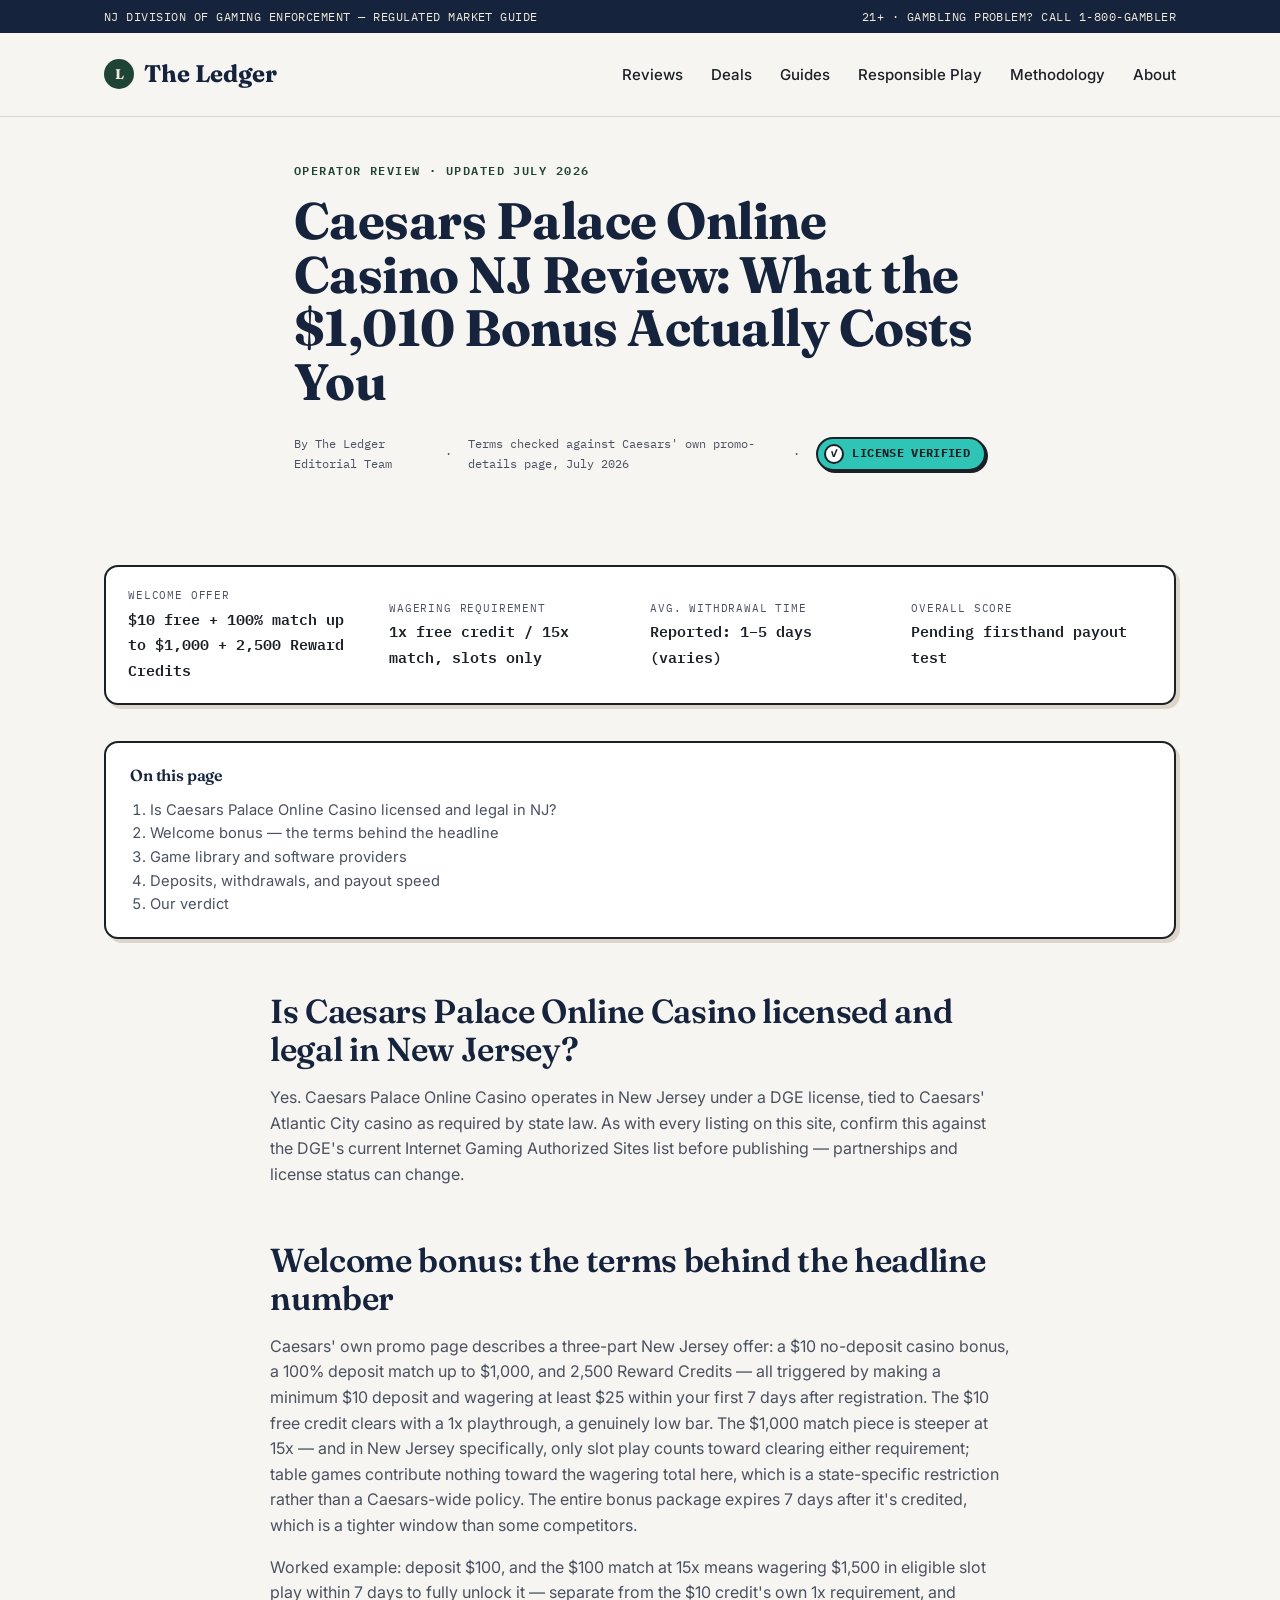
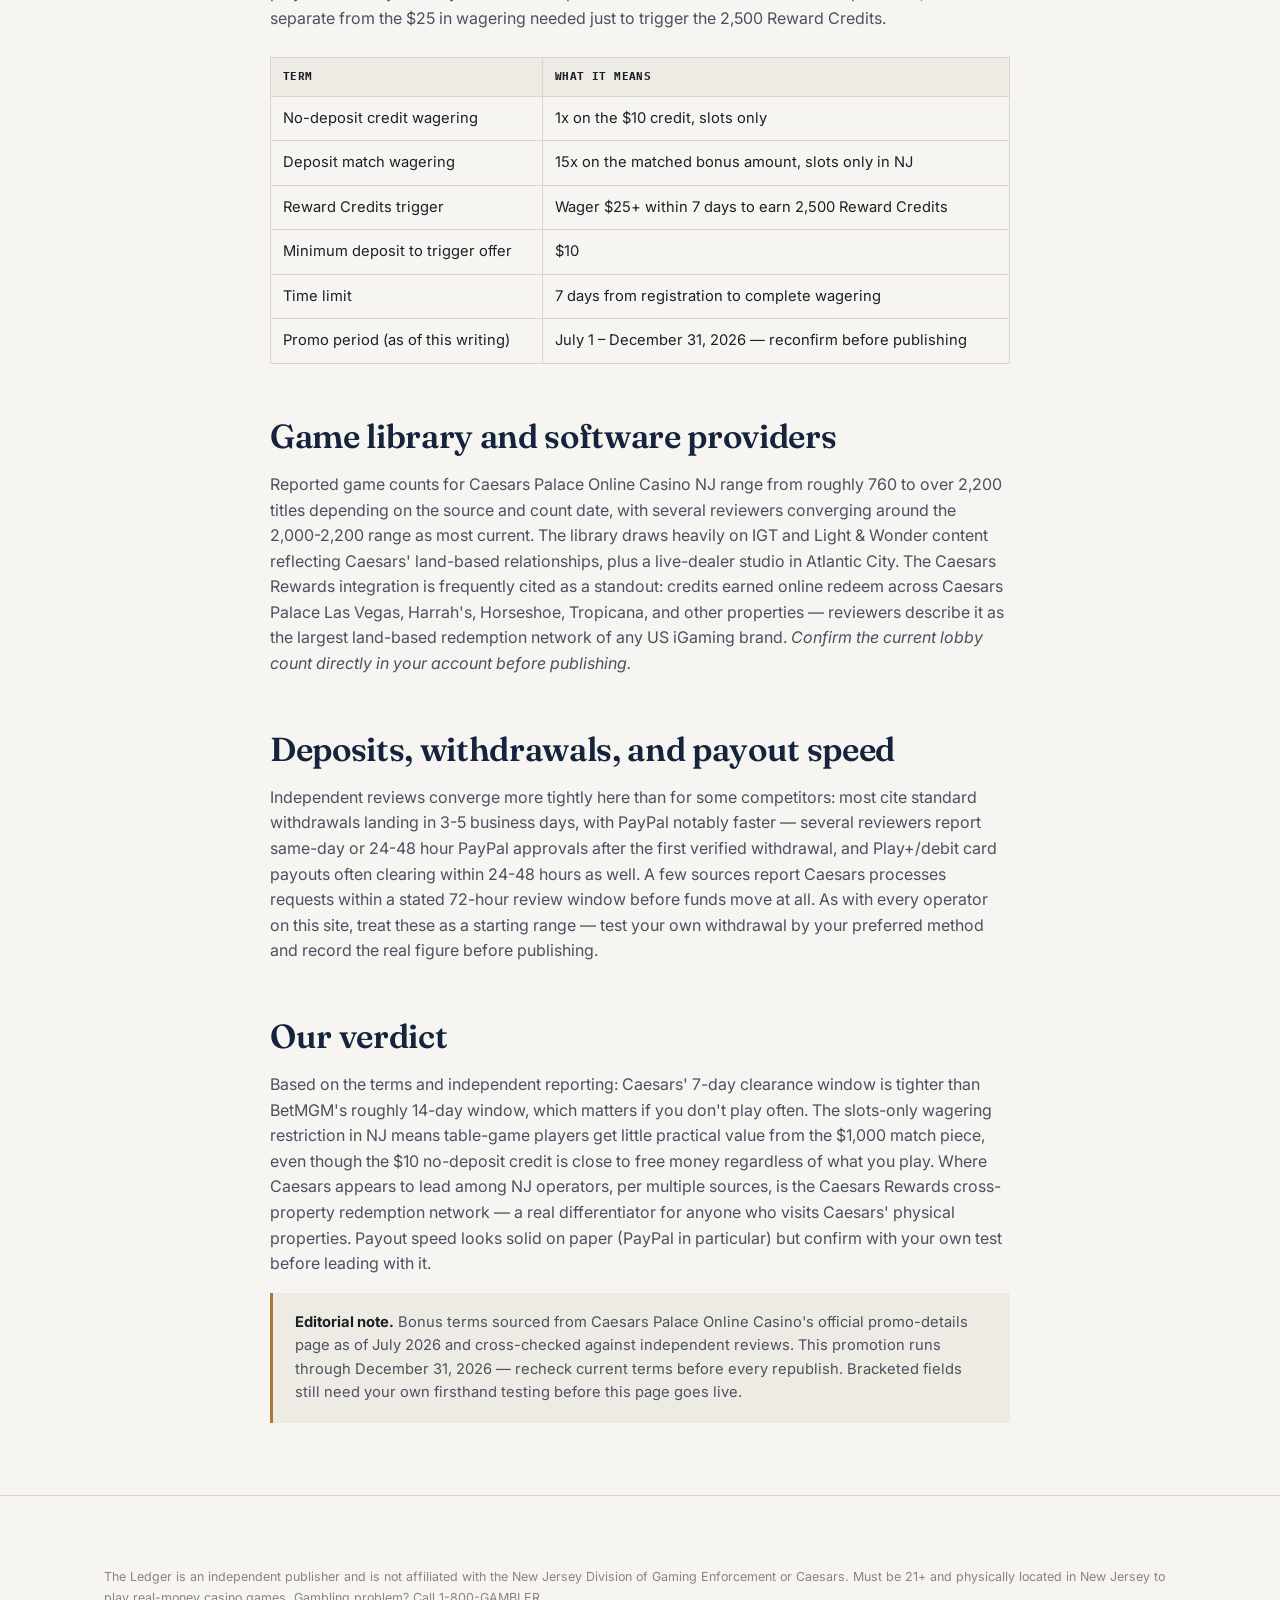
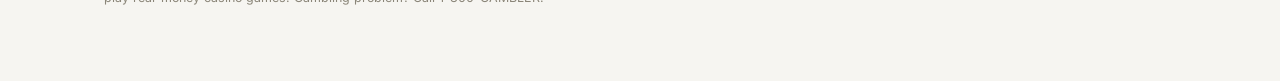
<file: review-caesars.html>
<!DOCTYPE html>
<html lang="en">
<head>
<meta charset="UTF-8">
<meta name="viewport" content="width=device-width, initial-scale=1.0">
<title>Caesars Palace Online Casino NJ Review 2026 | The Ledger</title>
<meta name="description" content="An independent review of Caesars Palace Online Casino's New Jersey operation: license status, real bonus terms explained, game library, and payout speed.">
<link rel="canonical" href="https://theledgernj.com/review-caesars.html">
<link rel="stylesheet" href="style.css">
</head>
<body>

<div class="masthead-bar">
  <div class="container">
    <span>NJ DIVISION OF GAMING ENFORCEMENT — REGULATED MARKET GUIDE</span>
    <span>21+ · GAMBLING PROBLEM? CALL 1-800-GAMBLER</span>
  </div>
</div>

<header class="site-header">
  <div class="container">
    <a href="index.html" class="logo"><span class="mark">L</span> The Ledger</a>
    <nav class="primary-nav">
      <ul>
        <li><a href="index.html#reviews">Reviews</a></li>
        <li><a href="deals.html">Deals</a></li>
        <li><a href="guide-welcome-bonuses.html">Guides</a></li>
        <li><a href="index.html#responsible">Responsible Play</a></li>
        <li><a href="methodology.html">Methodology</a></li>
        <li><a href="index.html#about">About</a></li>
      </ul>
    </nav>
  </div>
</header>

<section style="padding-top:44px; padding-bottom:0;">
  <div class="container article-header">
    <span class="eyebrow">Operator Review · Updated July 2026</span>
    <h1>Caesars Palace Online Casino NJ Review: What the $1,010 Bonus Actually Costs You</h1>
    <div class="byline">
      <span>By The Ledger Editorial Team</span>
      <span>·</span>
      <span>Terms checked against Caesars' own promo-details page, July 2026</span>
      <span>·</span>
      <span class="seal"><span class="ring">✓</span>License Verified</span>
    </div>
  </div>
</section>

<section>
  <div class="container">
    <div class="ledger" style="border-top:none; margin-bottom:36px;">
      <div class="ledger-row" style="grid-template-columns:repeat(4,1fr);">
        <div><span class="stat-label">Welcome offer</span><span class="stat-value">$10 free + 100% match up to $1,000 + 2,500 Reward Credits</span></div>
        <div><span class="stat-label">Wagering requirement</span><span class="stat-value">1x free credit / 15x match, slots only</span></div>
        <div><span class="stat-label">Avg. withdrawal time</span><span class="stat-value">Reported: 1–5 days (varies)</span></div>
        <div><span class="stat-label">Overall score</span><span class="stat-value">Pending firsthand payout test</span></div>
      </div>
    </div>

    <div class="toc">
      <h4>On this page</h4>
      <ol>
        <li>Is Caesars Palace Online Casino licensed and legal in NJ?</li>
        <li>Welcome bonus — the terms behind the headline</li>
        <li>Game library and software providers</li>
        <li>Deposits, withdrawals, and payout speed</li>
        <li>Our verdict</li>
      </ol>
    </div>

    <div class="article-body">
      <h2>Is Caesars Palace Online Casino licensed and legal in New Jersey?</h2>
      <p>Yes. Caesars Palace Online Casino operates in New Jersey under a DGE license, tied to Caesars' Atlantic City casino as required by state law. As with every listing on this site, confirm this against the DGE's current Internet Gaming Authorized Sites list before publishing — partnerships and license status can change.</p>

      <h2>Welcome bonus: the terms behind the headline number</h2>
      <p>Caesars' own promo page describes a three-part New Jersey offer: a $10 no-deposit casino bonus, a 100% deposit match up to $1,000, and 2,500 Reward Credits — all triggered by making a minimum $10 deposit and wagering at least $25 within your first 7 days after registration. The $10 free credit clears with a 1x playthrough, a genuinely low bar. The $1,000 match piece is steeper at 15x — and in New Jersey specifically, only slot play counts toward clearing either requirement; table games contribute nothing toward the wagering total here, which is a state-specific restriction rather than a Caesars-wide policy. The entire bonus package expires 7 days after it's credited, which is a tighter window than some competitors.</p>

      <p>Worked example: deposit $100, and the $100 match at 15x means wagering $1,500 in eligible slot play within 7 days to fully unlock it — separate from the $10 credit's own 1x requirement, and separate from the $25 in wagering needed just to trigger the 2,500 Reward Credits.</p>

      <table>
        <tr><th>Term</th><th>What it means</th></tr>
        <tr><td>No-deposit credit wagering</td><td>1x on the $10 credit, slots only</td></tr>
        <tr><td>Deposit match wagering</td><td>15x on the matched bonus amount, slots only in NJ</td></tr>
        <tr><td>Reward Credits trigger</td><td>Wager $25+ within 7 days to earn 2,500 Reward Credits</td></tr>
        <tr><td>Minimum deposit to trigger offer</td><td>$10</td></tr>
        <tr><td>Time limit</td><td>7 days from registration to complete wagering</td></tr>
        <tr><td>Promo period (as of this writing)</td><td>July 1 – December 31, 2026 — reconfirm before publishing</td></tr>
      </table>

      <h2>Game library and software providers</h2>
      <p>Reported game counts for Caesars Palace Online Casino NJ range from roughly 760 to over 2,200 titles depending on the source and count date, with several reviewers converging around the 2,000-2,200 range as most current. The library draws heavily on IGT and Light &amp; Wonder content reflecting Caesars' land-based relationships, plus a live-dealer studio in Atlantic City. The Caesars Rewards integration is frequently cited as a standout: credits earned online redeem across Caesars Palace Las Vegas, Harrah's, Horseshoe, Tropicana, and other properties — reviewers describe it as the largest land-based redemption network of any US iGaming brand. <em>Confirm the current lobby count directly in your account before publishing.</em></p>

      <h2>Deposits, withdrawals, and payout speed</h2>
      <p>Independent reviews converge more tightly here than for some competitors: most cite standard withdrawals landing in 3-5 business days, with PayPal notably faster — several reviewers report same-day or 24-48 hour PayPal approvals after the first verified withdrawal, and Play+/debit card payouts often clearing within 24-48 hours as well. A few sources report Caesars processes requests within a stated 72-hour review window before funds move at all. As with every operator on this site, treat these as a starting range — test your own withdrawal by your preferred method and record the real figure before publishing.</p>

      <h2>Our verdict</h2>
      <p>Based on the terms and independent reporting: Caesars' 7-day clearance window is tighter than BetMGM's roughly 14-day window, which matters if you don't play often. The slots-only wagering restriction in NJ means table-game players get little practical value from the $1,000 match piece, even though the $10 no-deposit credit is close to free money regardless of what you play. Where Caesars appears to lead among NJ operators, per multiple sources, is the Caesars Rewards cross-property redemption network — a real differentiator for anyone who visits Caesars' physical properties. Payout speed looks solid on paper (PayPal in particular) but confirm with your own test before leading with it.</p>

      <div class="notice">
        <strong>Editorial note.</strong> Bonus terms sourced from Caesars Palace Online Casino's official promo-details page as of July 2026 and cross-checked against independent reviews. This promotion runs through December 31, 2026 — recheck current terms before every republish. Bracketed fields still need your own firsthand testing before this page goes live.
      </div>
    </div>
  </div>
</section>

<footer>
  <div class="container">
    <p class="fine-print">The Ledger is an independent publisher and is not affiliated with the New Jersey Division of Gaming Enforcement or Caesars. Must be 21+ and physically located in New Jersey to play real-money casino games. Gambling problem? Call 1-800-GAMBLER.</p>
  </div>
</footer>

</body>
</html>
</file>
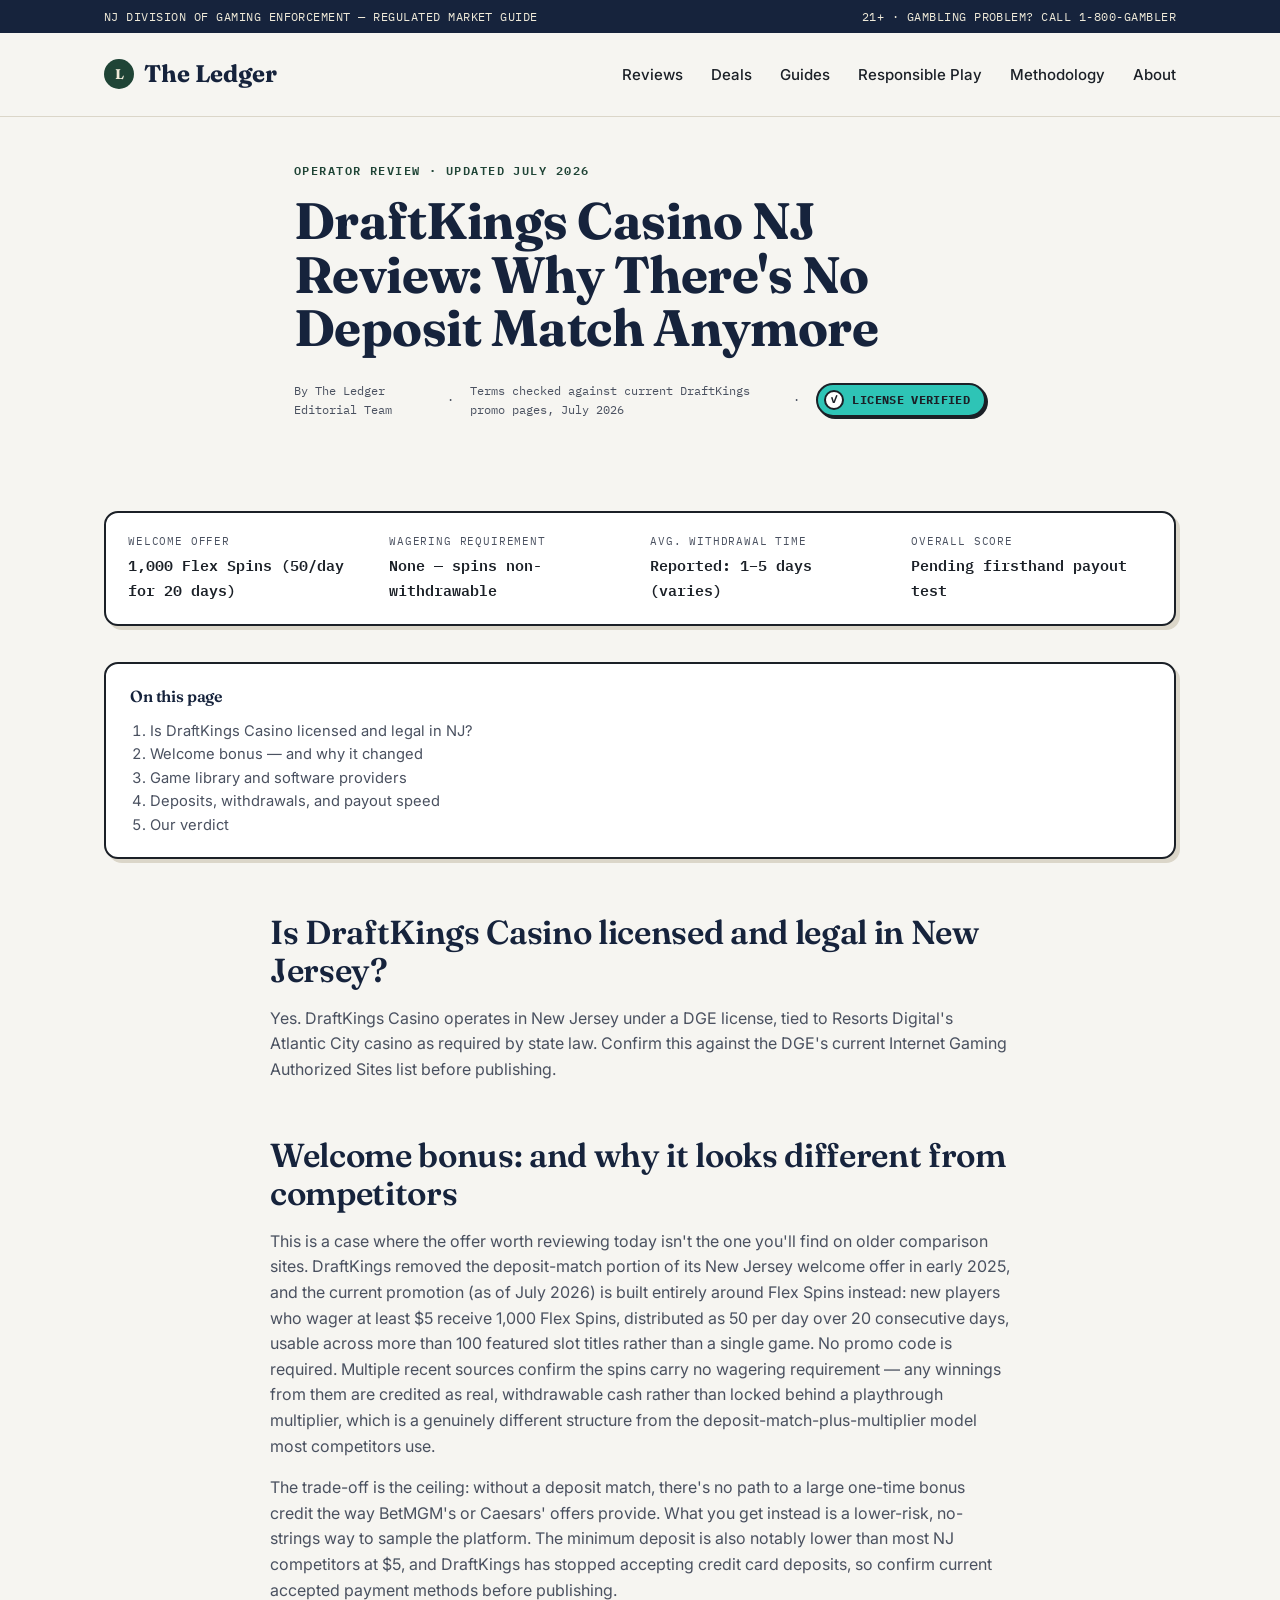
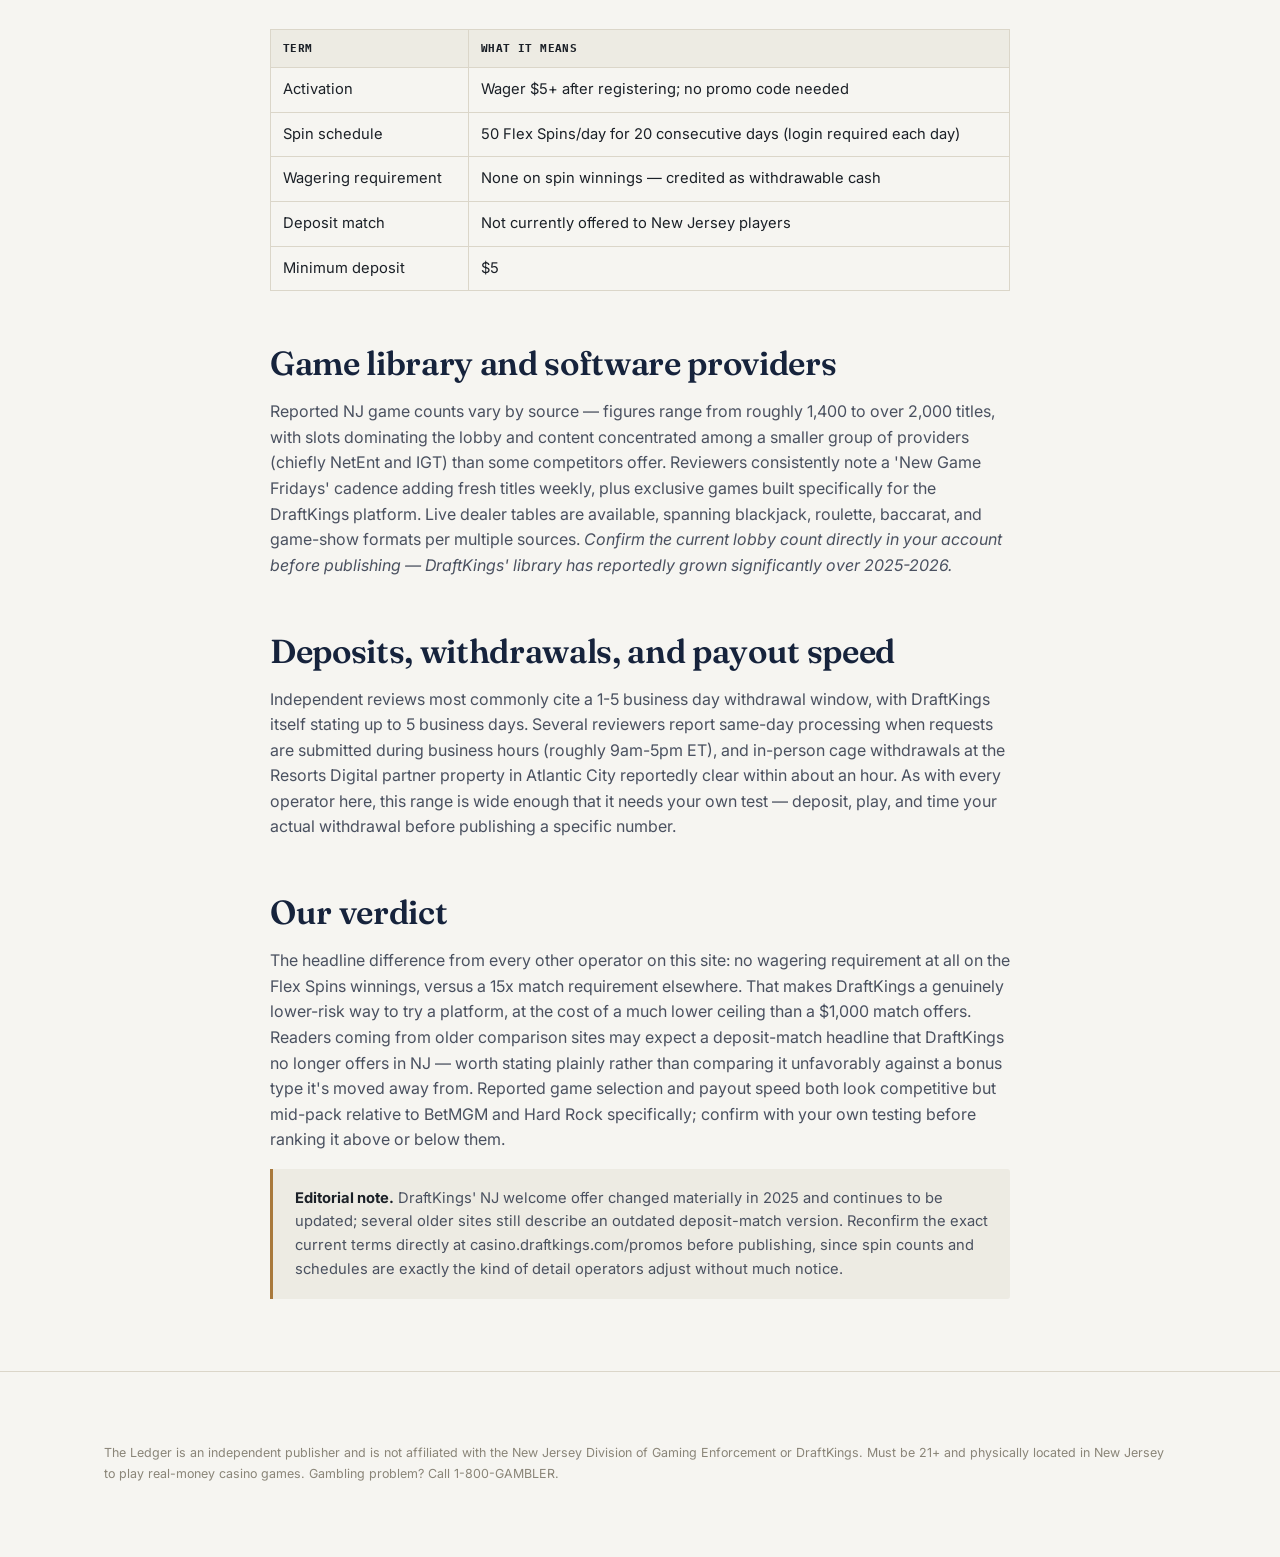
<file: review-draftkings.html>
<!DOCTYPE html>
<html lang="en">
<head>
<meta charset="UTF-8">
<meta name="viewport" content="width=device-width, initial-scale=1.0">
<title>DraftKings Casino NJ Review 2026 | The Ledger</title>
<meta name="description" content="An independent review of DraftKings Casino's New Jersey operation: license status, current welcome offer explained, game library, and payout speed.">
<link rel="canonical" href="https://theledgernj.com/review-draftkings.html">
<link rel="stylesheet" href="style.css">
</head>
<body>

<div class="masthead-bar">
  <div class="container">
    <span>NJ DIVISION OF GAMING ENFORCEMENT — REGULATED MARKET GUIDE</span>
    <span>21+ · GAMBLING PROBLEM? CALL 1-800-GAMBLER</span>
  </div>
</div>

<header class="site-header">
  <div class="container">
    <a href="index.html" class="logo"><span class="mark">L</span> The Ledger</a>
    <nav class="primary-nav">
      <ul>
        <li><a href="index.html#reviews">Reviews</a></li>
        <li><a href="deals.html">Deals</a></li>
        <li><a href="guide-welcome-bonuses.html">Guides</a></li>
        <li><a href="index.html#responsible">Responsible Play</a></li>
        <li><a href="methodology.html">Methodology</a></li>
        <li><a href="index.html#about">About</a></li>
      </ul>
    </nav>
  </div>
</header>

<section style="padding-top:44px; padding-bottom:0;">
  <div class="container article-header">
    <span class="eyebrow">Operator Review · Updated July 2026</span>
    <h1>DraftKings Casino NJ Review: Why There's No Deposit Match Anymore</h1>
    <div class="byline">
      <span>By The Ledger Editorial Team</span>
      <span>·</span>
      <span>Terms checked against current DraftKings promo pages, July 2026</span>
      <span>·</span>
      <span class="seal"><span class="ring">✓</span>License Verified</span>
    </div>
  </div>
</section>

<section>
  <div class="container">
    <div class="ledger" style="border-top:none; margin-bottom:36px;">
      <div class="ledger-row" style="grid-template-columns:repeat(4,1fr);">
        <div><span class="stat-label">Welcome offer</span><span class="stat-value">1,000 Flex Spins (50/day for 20 days)</span></div>
        <div><span class="stat-label">Wagering requirement</span><span class="stat-value">None — spins non-withdrawable</span></div>
        <div><span class="stat-label">Avg. withdrawal time</span><span class="stat-value">Reported: 1–5 days (varies)</span></div>
        <div><span class="stat-label">Overall score</span><span class="stat-value">Pending firsthand payout test</span></div>
      </div>
    </div>

    <div class="toc">
      <h4>On this page</h4>
      <ol>
        <li>Is DraftKings Casino licensed and legal in NJ?</li>
        <li>Welcome bonus — and why it changed</li>
        <li>Game library and software providers</li>
        <li>Deposits, withdrawals, and payout speed</li>
        <li>Our verdict</li>
      </ol>
    </div>

    <div class="article-body">
      <h2>Is DraftKings Casino licensed and legal in New Jersey?</h2>
      <p>Yes. DraftKings Casino operates in New Jersey under a DGE license, tied to Resorts Digital's Atlantic City casino as required by state law. Confirm this against the DGE's current Internet Gaming Authorized Sites list before publishing.</p>

      <h2>Welcome bonus: and why it looks different from competitors</h2>
      <p>This is a case where the offer worth reviewing today isn't the one you'll find on older comparison sites. DraftKings removed the deposit-match portion of its New Jersey welcome offer in early 2025, and the current promotion (as of July 2026) is built entirely around Flex Spins instead: new players who wager at least $5 receive 1,000 Flex Spins, distributed as 50 per day over 20 consecutive days, usable across more than 100 featured slot titles rather than a single game. No promo code is required. Multiple recent sources confirm the spins carry no wagering requirement — any winnings from them are credited as real, withdrawable cash rather than locked behind a playthrough multiplier, which is a genuinely different structure from the deposit-match-plus-multiplier model most competitors use.</p>

      <p>The trade-off is the ceiling: without a deposit match, there's no path to a large one-time bonus credit the way BetMGM's or Caesars' offers provide. What you get instead is a lower-risk, no-strings way to sample the platform. The minimum deposit is also notably lower than most NJ competitors at $5, and DraftKings has stopped accepting credit card deposits, so confirm current accepted payment methods before publishing.</p>

      <table>
        <tr><th>Term</th><th>What it means</th></tr>
        <tr><td>Activation</td><td>Wager $5+ after registering; no promo code needed</td></tr>
        <tr><td>Spin schedule</td><td>50 Flex Spins/day for 20 consecutive days (login required each day)</td></tr>
        <tr><td>Wagering requirement</td><td>None on spin winnings — credited as withdrawable cash</td></tr>
        <tr><td>Deposit match</td><td>Not currently offered to New Jersey players</td></tr>
        <tr><td>Minimum deposit</td><td>$5</td></tr>
      </table>

      <h2>Game library and software providers</h2>
      <p>Reported NJ game counts vary by source — figures range from roughly 1,400 to over 2,000 titles, with slots dominating the lobby and content concentrated among a smaller group of providers (chiefly NetEnt and IGT) than some competitors offer. Reviewers consistently note a 'New Game Fridays' cadence adding fresh titles weekly, plus exclusive games built specifically for the DraftKings platform. Live dealer tables are available, spanning blackjack, roulette, baccarat, and game-show formats per multiple sources. <em>Confirm the current lobby count directly in your account before publishing — DraftKings' library has reportedly grown significantly over 2025-2026.</em></p>

      <h2>Deposits, withdrawals, and payout speed</h2>
      <p>Independent reviews most commonly cite a 1-5 business day withdrawal window, with DraftKings itself stating up to 5 business days. Several reviewers report same-day processing when requests are submitted during business hours (roughly 9am-5pm ET), and in-person cage withdrawals at the Resorts Digital partner property in Atlantic City reportedly clear within about an hour. As with every operator here, this range is wide enough that it needs your own test — deposit, play, and time your actual withdrawal before publishing a specific number.</p>

      <h2>Our verdict</h2>
      <p>The headline difference from every other operator on this site: no wagering requirement at all on the Flex Spins winnings, versus a 15x match requirement elsewhere. That makes DraftKings a genuinely lower-risk way to try a platform, at the cost of a much lower ceiling than a $1,000 match offers. Readers coming from older comparison sites may expect a deposit-match headline that DraftKings no longer offers in NJ — worth stating plainly rather than comparing it unfavorably against a bonus type it's moved away from. Reported game selection and payout speed both look competitive but mid-pack relative to BetMGM and Hard Rock specifically; confirm with your own testing before ranking it above or below them.</p>

      <div class="notice">
        <strong>Editorial note.</strong> DraftKings' NJ welcome offer changed materially in 2025 and continues to be updated; several older sites still describe an outdated deposit-match version. Reconfirm the exact current terms directly at casino.draftkings.com/promos before publishing, since spin counts and schedules are exactly the kind of detail operators adjust without much notice.
      </div>
    </div>
  </div>
</section>

<footer>
  <div class="container">
    <p class="fine-print">The Ledger is an independent publisher and is not affiliated with the New Jersey Division of Gaming Enforcement or DraftKings. Must be 21+ and physically located in New Jersey to play real-money casino games. Gambling problem? Call 1-800-GAMBLER.</p>
  </div>
</footer>

</body>
</html>
</file>
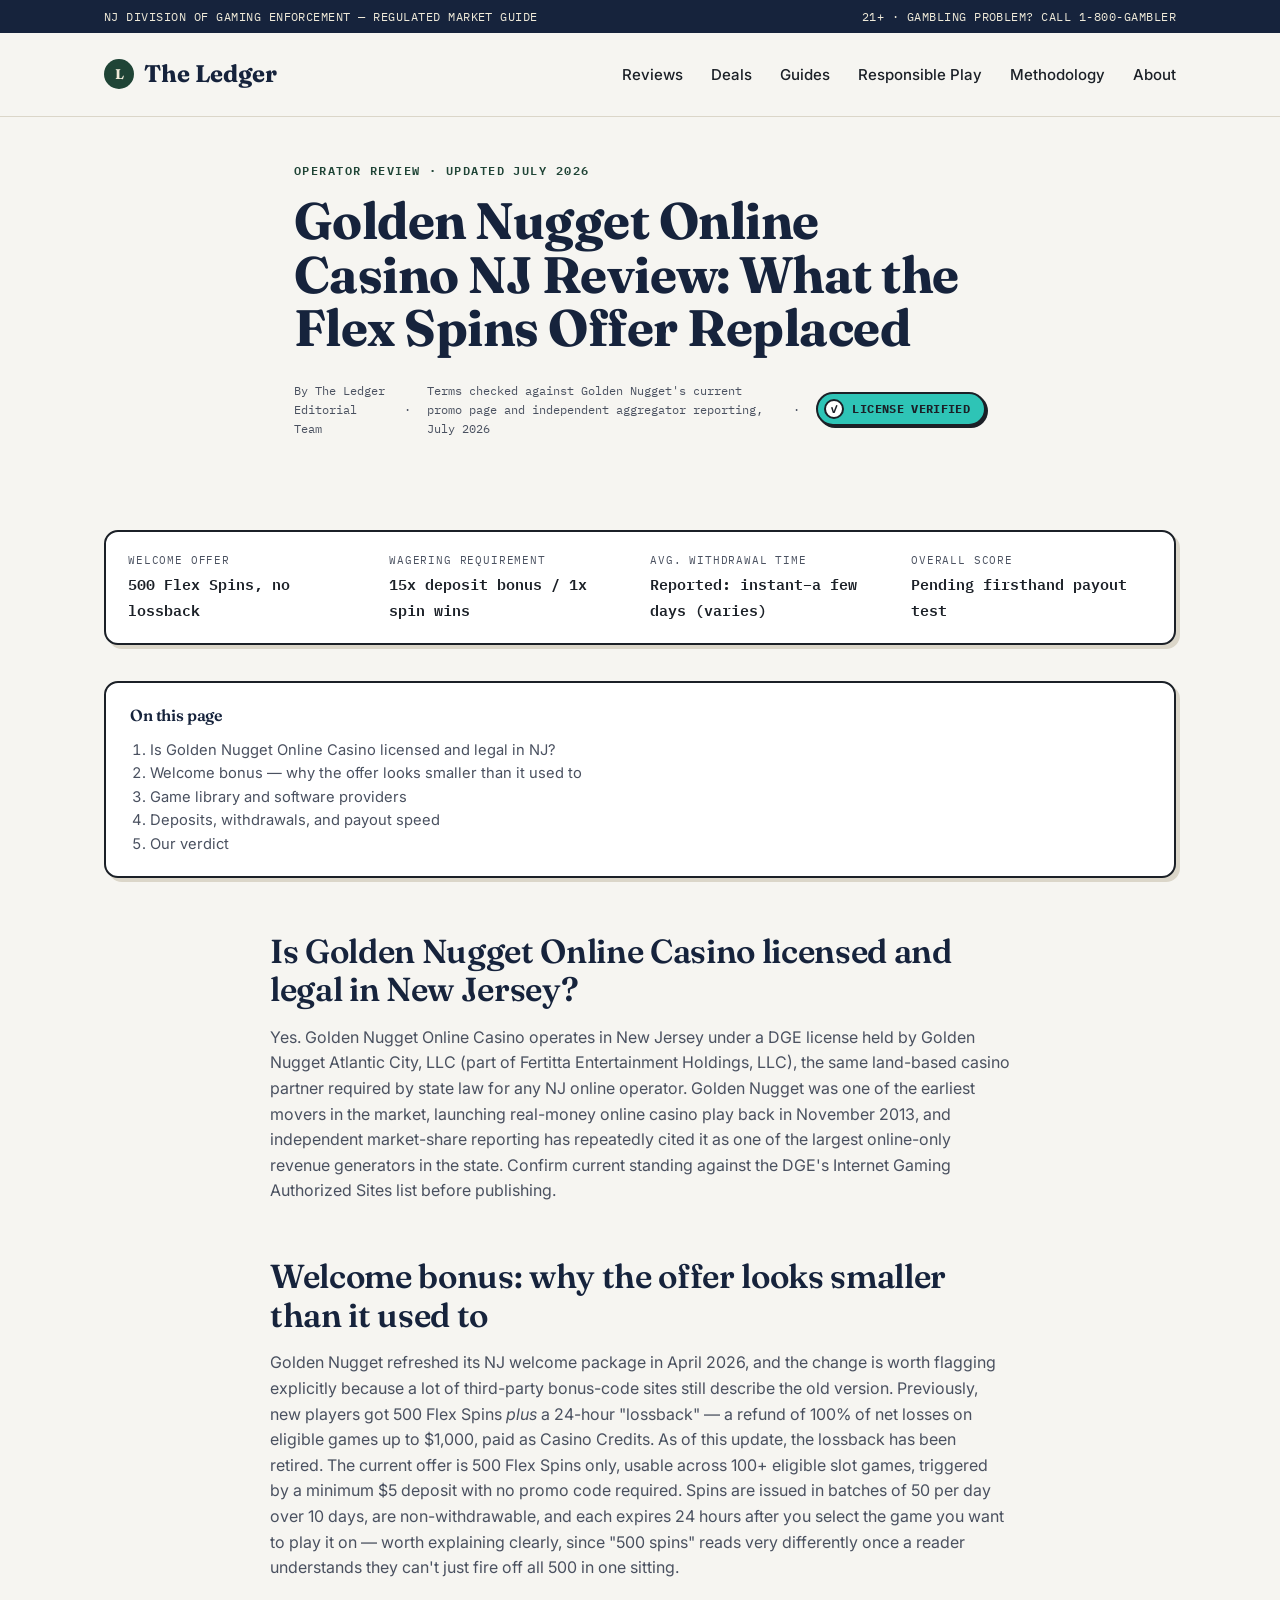
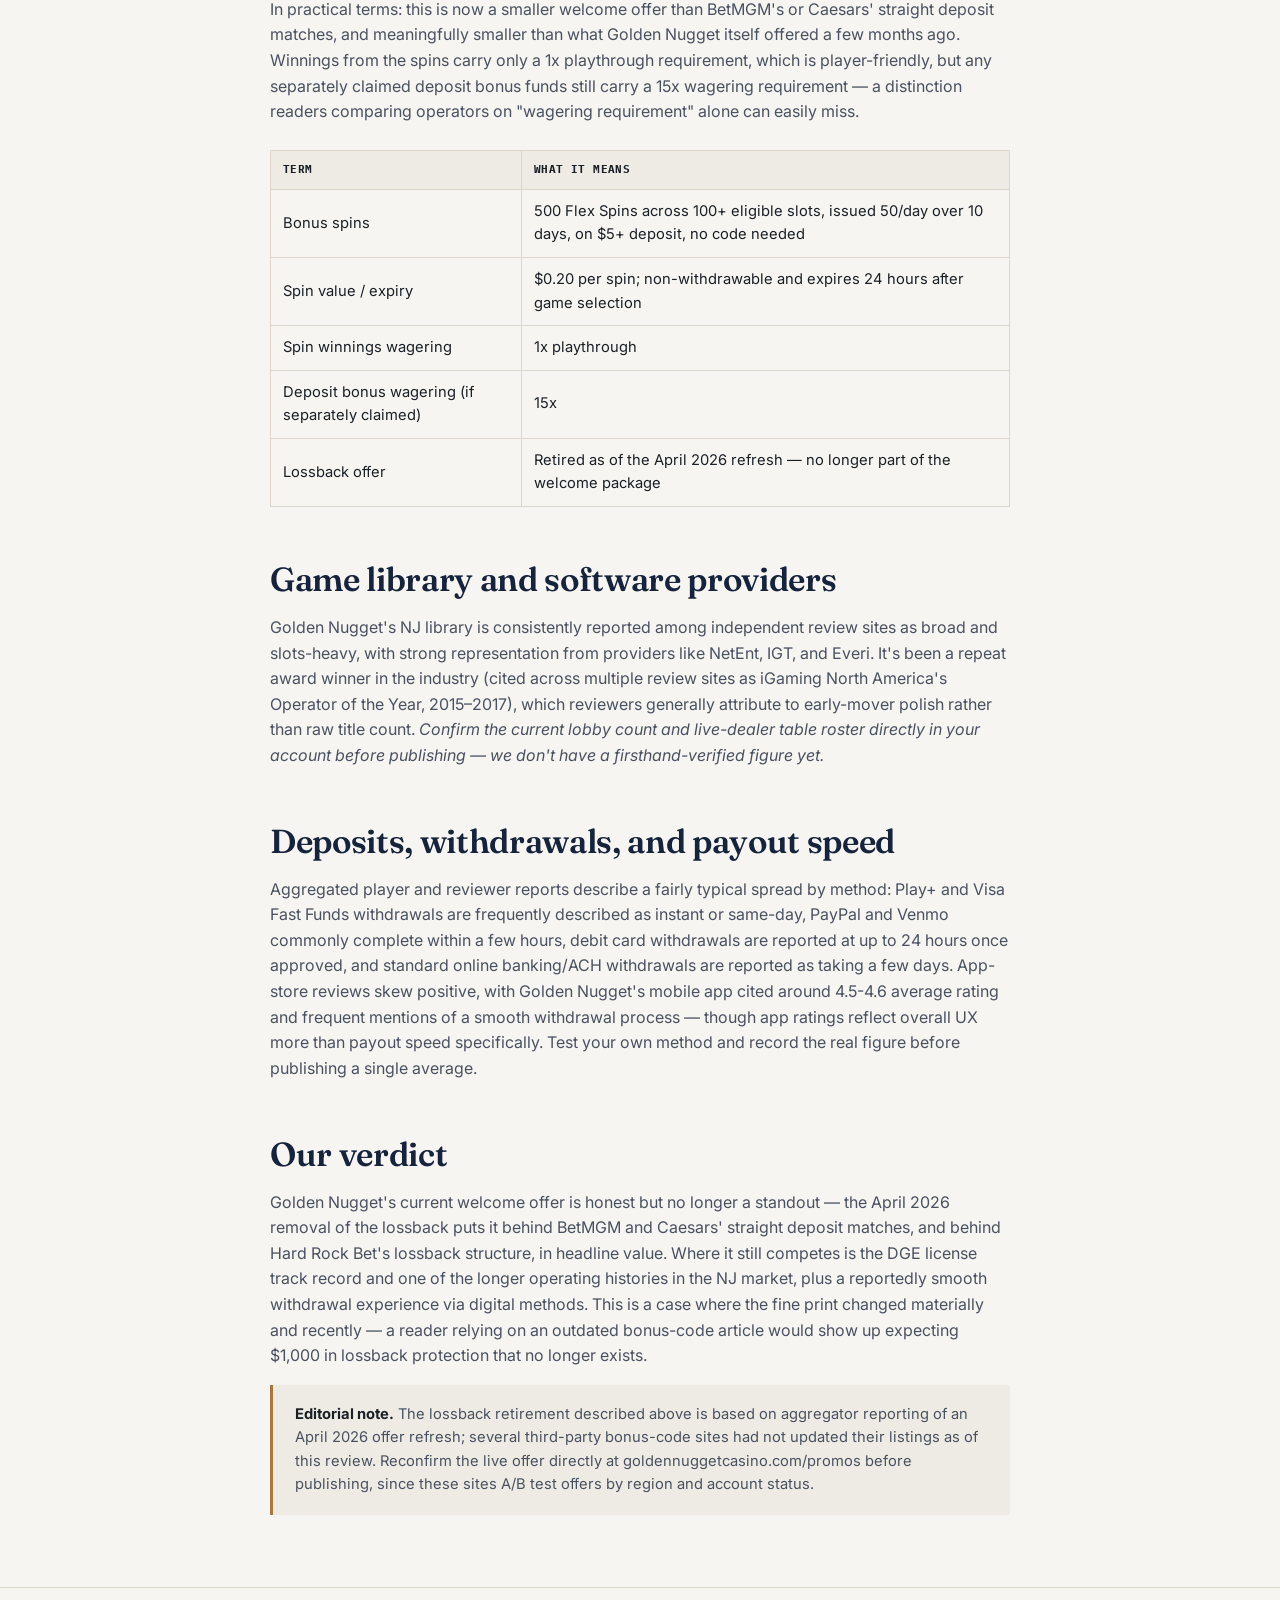
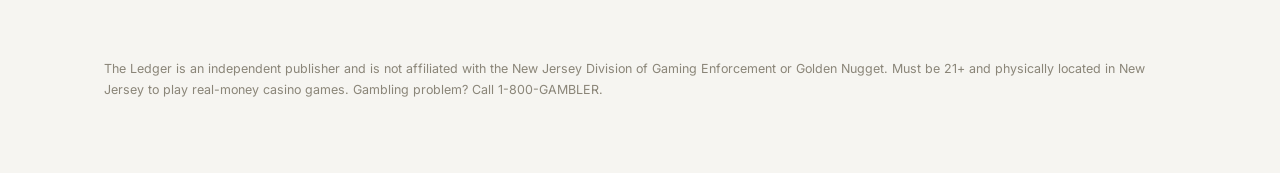
<file: review-golden-nugget.html>
<!DOCTYPE html>
<html lang="en">
<head>
<meta charset="UTF-8">
<meta name="viewport" content="width=device-width, initial-scale=1.0">
<title>Golden Nugget Online Casino NJ Review 2026 | The Ledger</title>
<meta name="description" content="An independent review of Golden Nugget Online Casino's New Jersey operation: license status, the current Flex Spins welcome offer, game library, and payout speed.">
<link rel="canonical" href="https://theledgernj.com/review-golden-nugget.html">
<link rel="stylesheet" href="style.css">
</head>
<body>

<div class="masthead-bar">
  <div class="container">
    <span>NJ DIVISION OF GAMING ENFORCEMENT — REGULATED MARKET GUIDE</span>
    <span>21+ · GAMBLING PROBLEM? CALL 1-800-GAMBLER</span>
  </div>
</div>

<header class="site-header">
  <div class="container">
    <a href="index.html" class="logo"><span class="mark">L</span> The Ledger</a>
    <nav class="primary-nav">
      <ul>
        <li><a href="index.html#reviews">Reviews</a></li>
        <li><a href="deals.html">Deals</a></li>
        <li><a href="guide-welcome-bonuses.html">Guides</a></li>
        <li><a href="index.html#responsible">Responsible Play</a></li>
        <li><a href="methodology.html">Methodology</a></li>
        <li><a href="index.html#about">About</a></li>
      </ul>
    </nav>
  </div>
</header>

<section style="padding-top:44px; padding-bottom:0;">
  <div class="container article-header">
    <span class="eyebrow">Operator Review · Updated July 2026</span>
    <h1>Golden Nugget Online Casino NJ Review: What the Flex Spins Offer Replaced</h1>
    <div class="byline">
      <span>By The Ledger Editorial Team</span>
      <span>·</span>
      <span>Terms checked against Golden Nugget's current promo page and independent aggregator reporting, July 2026</span>
      <span>·</span>
      <span class="seal"><span class="ring">✓</span>License Verified</span>
    </div>
  </div>
</section>

<section>
  <div class="container">
    <div class="ledger" style="border-top:none; margin-bottom:36px;">
      <div class="ledger-row" style="grid-template-columns:repeat(4,1fr);">
        <div><span class="stat-label">Welcome offer</span><span class="stat-value">500 Flex Spins, no lossback</span></div>
        <div><span class="stat-label">Wagering requirement</span><span class="stat-value">15x deposit bonus / 1x spin wins</span></div>
        <div><span class="stat-label">Avg. withdrawal time</span><span class="stat-value">Reported: instant–a few days (varies)</span></div>
        <div><span class="stat-label">Overall score</span><span class="stat-value">Pending firsthand payout test</span></div>
      </div>
    </div>

    <div class="toc">
      <h4>On this page</h4>
      <ol>
        <li>Is Golden Nugget Online Casino licensed and legal in NJ?</li>
        <li>Welcome bonus — why the offer looks smaller than it used to</li>
        <li>Game library and software providers</li>
        <li>Deposits, withdrawals, and payout speed</li>
        <li>Our verdict</li>
      </ol>
    </div>

    <div class="article-body">
      <h2>Is Golden Nugget Online Casino licensed and legal in New Jersey?</h2>
      <p>Yes. Golden Nugget Online Casino operates in New Jersey under a DGE license held by Golden Nugget Atlantic City, LLC (part of Fertitta Entertainment Holdings, LLC), the same land-based casino partner required by state law for any NJ online operator. Golden Nugget was one of the earliest movers in the market, launching real-money online casino play back in November 2013, and independent market-share reporting has repeatedly cited it as one of the largest online-only revenue generators in the state. Confirm current standing against the DGE's Internet Gaming Authorized Sites list before publishing.</p>

      <h2>Welcome bonus: why the offer looks smaller than it used to</h2>
      <p>Golden Nugget refreshed its NJ welcome package in April 2026, and the change is worth flagging explicitly because a lot of third-party bonus-code sites still describe the old version. Previously, new players got 500 Flex Spins <em>plus</em> a 24-hour "lossback" — a refund of 100% of net losses on eligible games up to $1,000, paid as Casino Credits. As of this update, the lossback has been retired. The current offer is 500 Flex Spins only, usable across 100+ eligible slot games, triggered by a minimum $5 deposit with no promo code required. Spins are issued in batches of 50 per day over 10 days, are non-withdrawable, and each expires 24 hours after you select the game you want to play it on — worth explaining clearly, since "500 spins" reads very differently once a reader understands they can't just fire off all 500 in one sitting.</p>

      <p>In practical terms: this is now a smaller welcome offer than BetMGM's or Caesars' straight deposit matches, and meaningfully smaller than what Golden Nugget itself offered a few months ago. Winnings from the spins carry only a 1x playthrough requirement, which is player-friendly, but any separately claimed deposit bonus funds still carry a 15x wagering requirement — a distinction readers comparing operators on "wagering requirement" alone can easily miss.</p>

      <table>
        <tr><th>Term</th><th>What it means</th></tr>
        <tr><td>Bonus spins</td><td>500 Flex Spins across 100+ eligible slots, issued 50/day over 10 days, on $5+ deposit, no code needed</td></tr>
        <tr><td>Spin value / expiry</td><td>$0.20 per spin; non-withdrawable and expires 24 hours after game selection</td></tr>
        <tr><td>Spin winnings wagering</td><td>1x playthrough</td></tr>
        <tr><td>Deposit bonus wagering (if separately claimed)</td><td>15x</td></tr>
        <tr><td>Lossback offer</td><td>Retired as of the April 2026 refresh — no longer part of the welcome package</td></tr>
      </table>

      <h2>Game library and software providers</h2>
      <p>Golden Nugget's NJ library is consistently reported among independent review sites as broad and slots-heavy, with strong representation from providers like NetEnt, IGT, and Everi. It's been a repeat award winner in the industry (cited across multiple review sites as iGaming North America's Operator of the Year, 2015–2017), which reviewers generally attribute to early-mover polish rather than raw title count. <em>Confirm the current lobby count and live-dealer table roster directly in your account before publishing — we don't have a firsthand-verified figure yet.</em></p>

      <h2>Deposits, withdrawals, and payout speed</h2>
      <p>Aggregated player and reviewer reports describe a fairly typical spread by method: Play+ and Visa Fast Funds withdrawals are frequently described as instant or same-day, PayPal and Venmo commonly complete within a few hours, debit card withdrawals are reported at up to 24 hours once approved, and standard online banking/ACH withdrawals are reported as taking a few days. App-store reviews skew positive, with Golden Nugget's mobile app cited around 4.5-4.6 average rating and frequent mentions of a smooth withdrawal process — though app ratings reflect overall UX more than payout speed specifically. Test your own method and record the real figure before publishing a single average.</p>

      <h2>Our verdict</h2>
      <p>Golden Nugget's current welcome offer is honest but no longer a standout — the April 2026 removal of the lossback puts it behind BetMGM and Caesars' straight deposit matches, and behind Hard Rock Bet's lossback structure, in headline value. Where it still competes is the DGE license track record and one of the longer operating histories in the NJ market, plus a reportedly smooth withdrawal experience via digital methods. This is a case where the fine print changed materially and recently — a reader relying on an outdated bonus-code article would show up expecting $1,000 in lossback protection that no longer exists.</p>

      <div class="notice">
        <strong>Editorial note.</strong> The lossback retirement described above is based on aggregator reporting of an April 2026 offer refresh; several third-party bonus-code sites had not updated their listings as of this review. Reconfirm the live offer directly at goldennuggetcasino.com/promos before publishing, since these sites A/B test offers by region and account status.
      </div>
    </div>
  </div>
</section>

<footer>
  <div class="container">
    <p class="fine-print">The Ledger is an independent publisher and is not affiliated with the New Jersey Division of Gaming Enforcement or Golden Nugget. Must be 21+ and physically located in New Jersey to play real-money casino games. Gambling problem? Call 1-800-GAMBLER.</p>
  </div>
</footer>

</body>
</html>
</file>
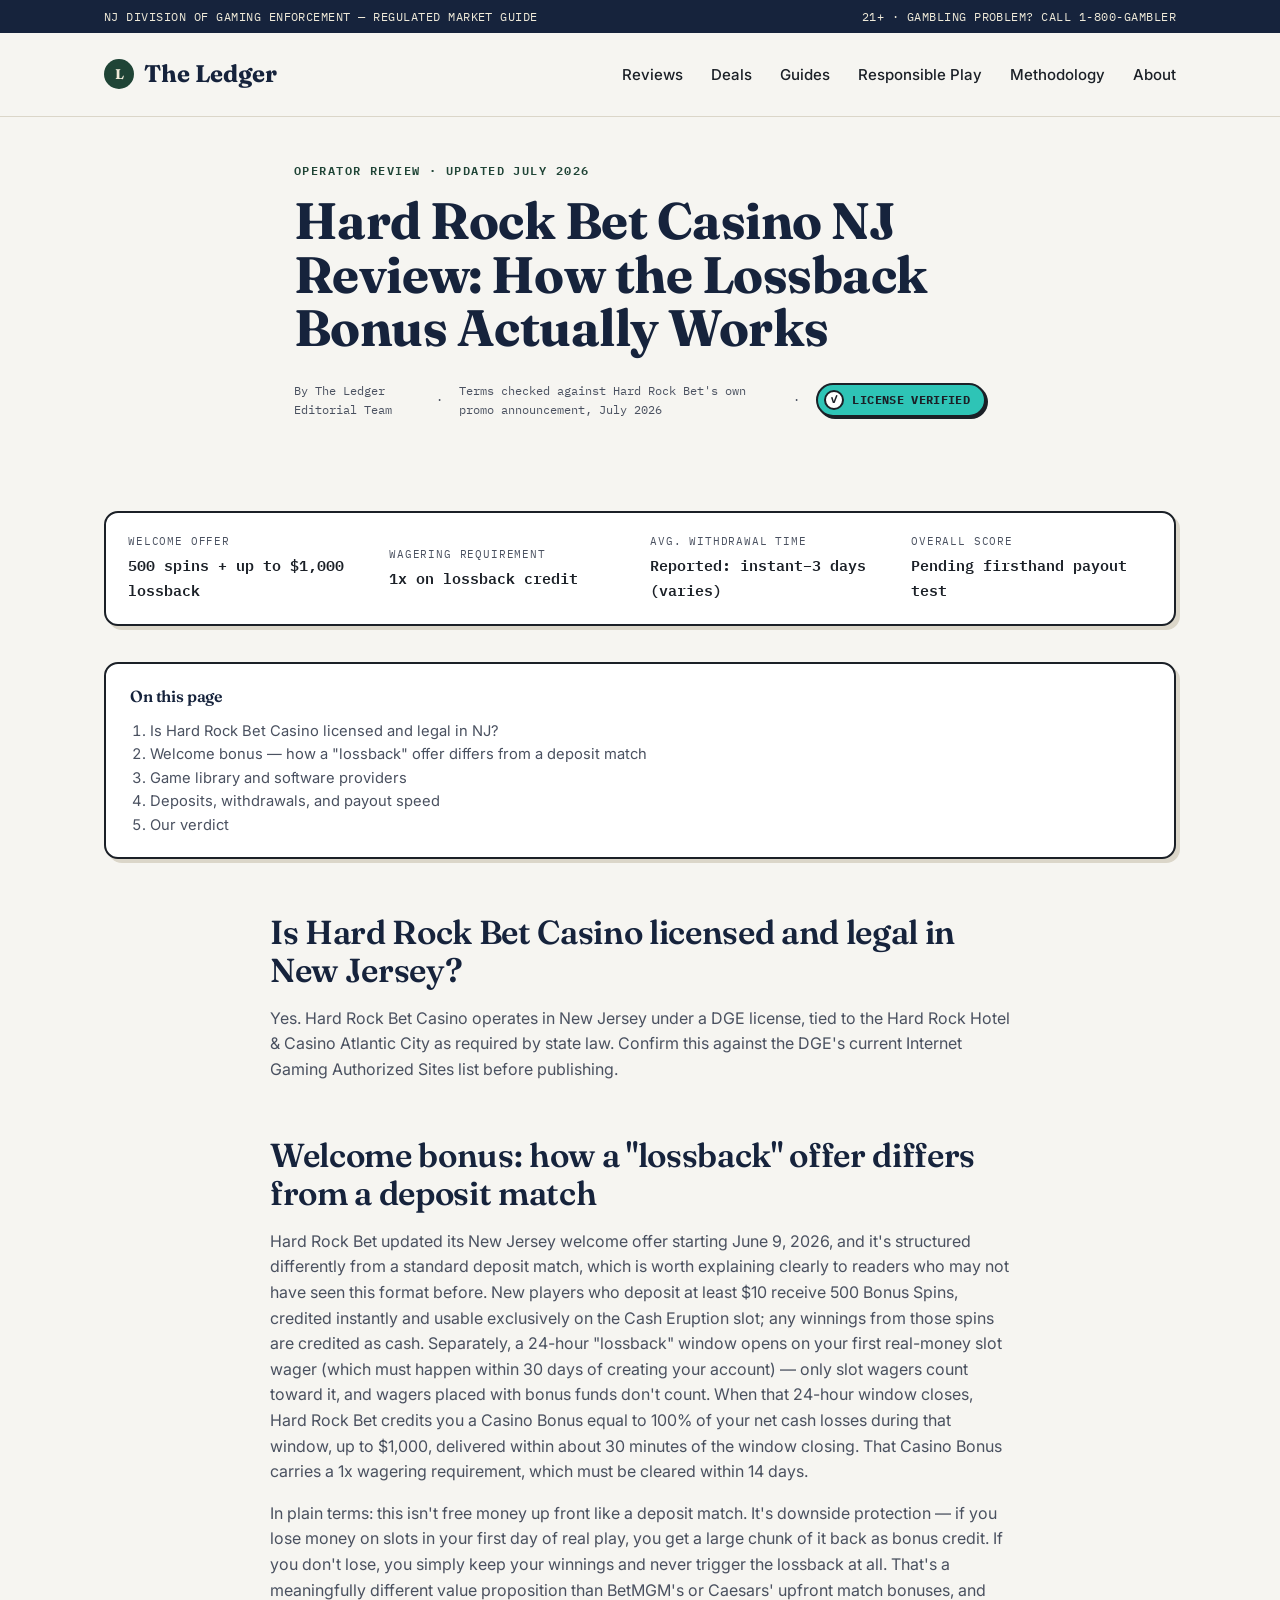
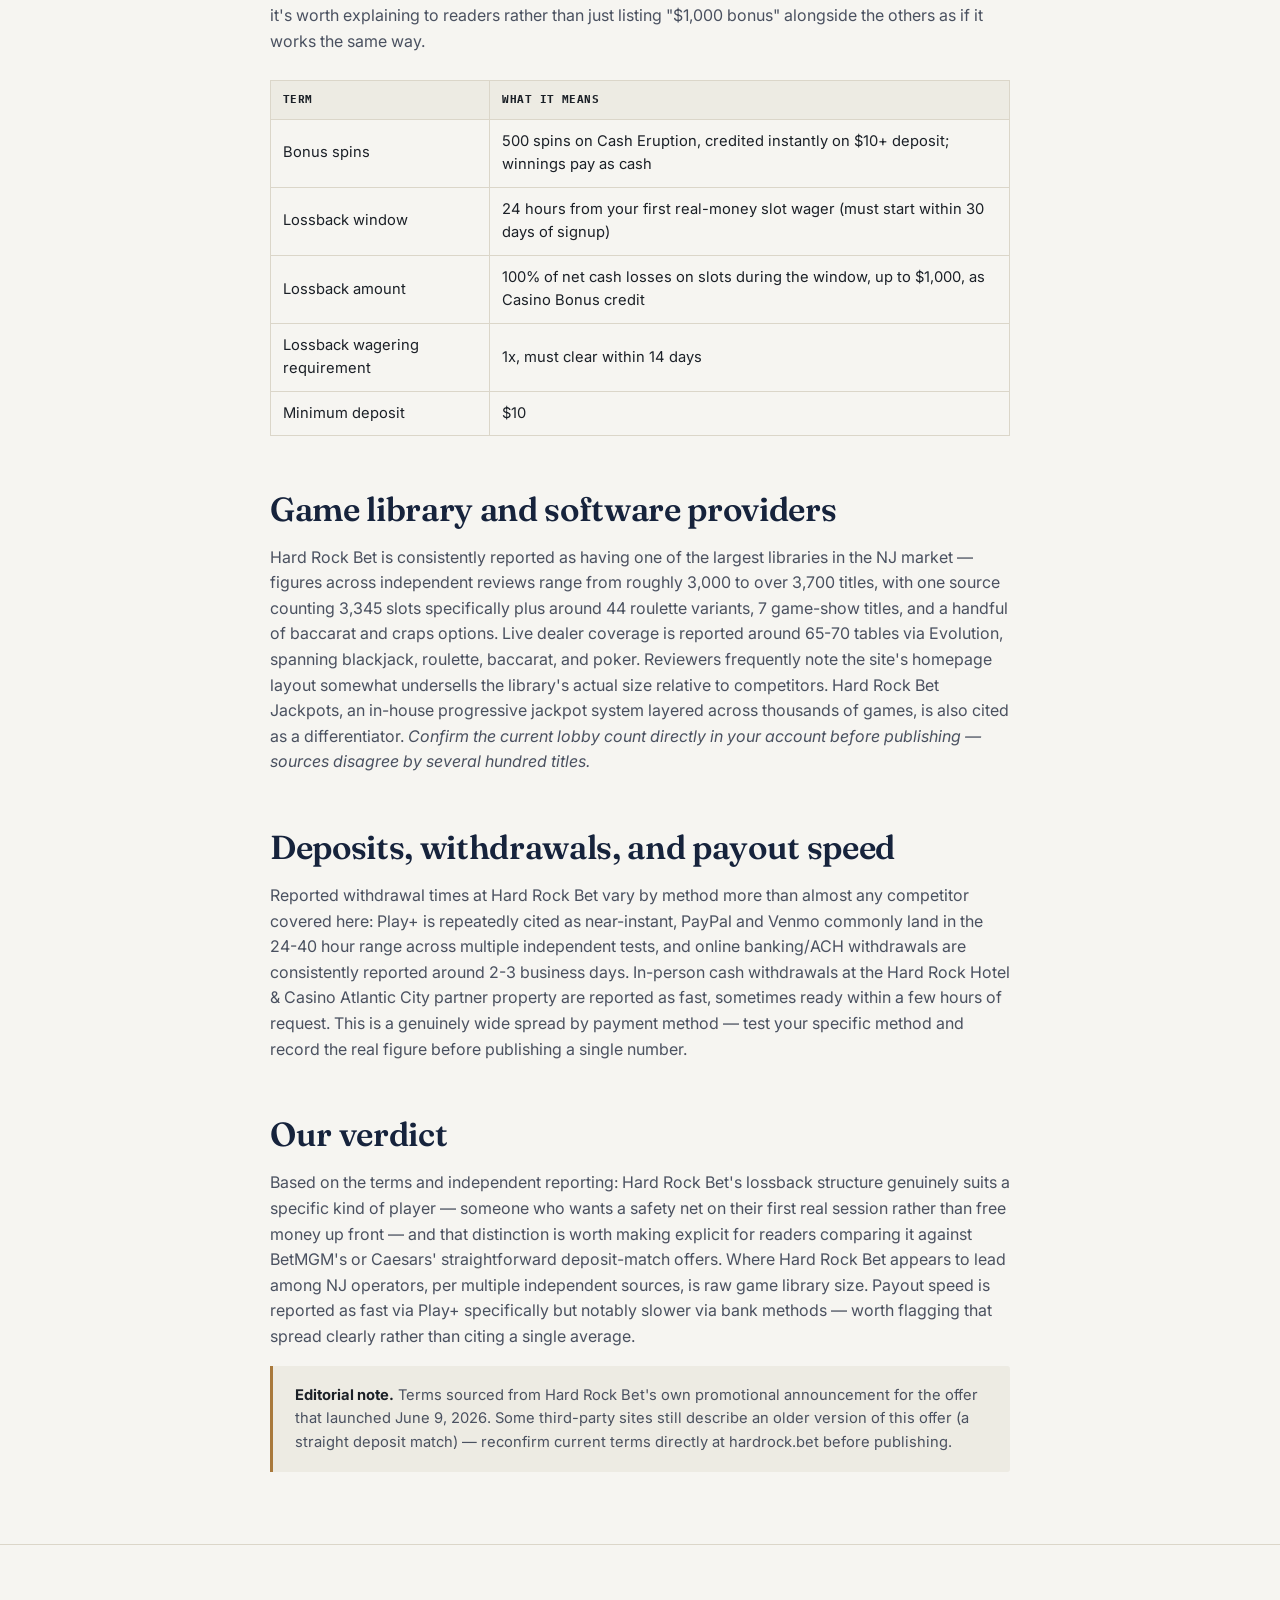
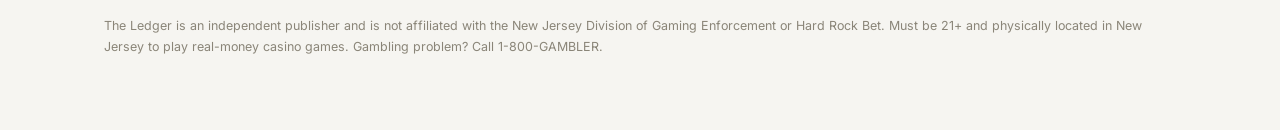
<file: review-hardrock.html>
<!DOCTYPE html>
<html lang="en">
<head>
<meta charset="UTF-8">
<meta name="viewport" content="width=device-width, initial-scale=1.0">
<title>Hard Rock Bet Casino NJ Review 2026 | The Ledger</title>
<meta name="description" content="An independent review of Hard Rock Bet Casino's New Jersey operation: license status, the lossback welcome offer explained, game library, and payout speed.">
<link rel="canonical" href="https://theledgernj.com/review-hardrock.html">
<link rel="stylesheet" href="style.css">
</head>
<body>

<div class="masthead-bar">
  <div class="container">
    <span>NJ DIVISION OF GAMING ENFORCEMENT — REGULATED MARKET GUIDE</span>
    <span>21+ · GAMBLING PROBLEM? CALL 1-800-GAMBLER</span>
  </div>
</div>

<header class="site-header">
  <div class="container">
    <a href="index.html" class="logo"><span class="mark">L</span> The Ledger</a>
    <nav class="primary-nav">
      <ul>
        <li><a href="index.html#reviews">Reviews</a></li>
        <li><a href="deals.html">Deals</a></li>
        <li><a href="guide-welcome-bonuses.html">Guides</a></li>
        <li><a href="index.html#responsible">Responsible Play</a></li>
        <li><a href="methodology.html">Methodology</a></li>
        <li><a href="index.html#about">About</a></li>
      </ul>
    </nav>
  </div>
</header>

<section style="padding-top:44px; padding-bottom:0;">
  <div class="container article-header">
    <span class="eyebrow">Operator Review · Updated July 2026</span>
    <h1>Hard Rock Bet Casino NJ Review: How the Lossback Bonus Actually Works</h1>
    <div class="byline">
      <span>By The Ledger Editorial Team</span>
      <span>·</span>
      <span>Terms checked against Hard Rock Bet's own promo announcement, July 2026</span>
      <span>·</span>
      <span class="seal"><span class="ring">✓</span>License Verified</span>
    </div>
  </div>
</section>

<section>
  <div class="container">
    <div class="ledger" style="border-top:none; margin-bottom:36px;">
      <div class="ledger-row" style="grid-template-columns:repeat(4,1fr);">
        <div><span class="stat-label">Welcome offer</span><span class="stat-value">500 spins + up to $1,000 lossback</span></div>
        <div><span class="stat-label">Wagering requirement</span><span class="stat-value">1x on lossback credit</span></div>
        <div><span class="stat-label">Avg. withdrawal time</span><span class="stat-value">Reported: instant–3 days (varies)</span></div>
        <div><span class="stat-label">Overall score</span><span class="stat-value">Pending firsthand payout test</span></div>
      </div>
    </div>

    <div class="toc">
      <h4>On this page</h4>
      <ol>
        <li>Is Hard Rock Bet Casino licensed and legal in NJ?</li>
        <li>Welcome bonus — how a "lossback" offer differs from a deposit match</li>
        <li>Game library and software providers</li>
        <li>Deposits, withdrawals, and payout speed</li>
        <li>Our verdict</li>
      </ol>
    </div>

    <div class="article-body">
      <h2>Is Hard Rock Bet Casino licensed and legal in New Jersey?</h2>
      <p>Yes. Hard Rock Bet Casino operates in New Jersey under a DGE license, tied to the Hard Rock Hotel &amp; Casino Atlantic City as required by state law. Confirm this against the DGE's current Internet Gaming Authorized Sites list before publishing.</p>

      <h2>Welcome bonus: how a "lossback" offer differs from a deposit match</h2>
      <p>Hard Rock Bet updated its New Jersey welcome offer starting June 9, 2026, and it's structured differently from a standard deposit match, which is worth explaining clearly to readers who may not have seen this format before. New players who deposit at least $10 receive 500 Bonus Spins, credited instantly and usable exclusively on the Cash Eruption slot; any winnings from those spins are credited as cash. Separately, a 24-hour "lossback" window opens on your first real-money slot wager (which must happen within 30 days of creating your account) — only slot wagers count toward it, and wagers placed with bonus funds don't count. When that 24-hour window closes, Hard Rock Bet credits you a Casino Bonus equal to 100% of your net cash losses during that window, up to $1,000, delivered within about 30 minutes of the window closing. That Casino Bonus carries a 1x wagering requirement, which must be cleared within 14 days.</p>

      <p>In plain terms: this isn't free money up front like a deposit match. It's downside protection — if you lose money on slots in your first day of real play, you get a large chunk of it back as bonus credit. If you don't lose, you simply keep your winnings and never trigger the lossback at all. That's a meaningfully different value proposition than BetMGM's or Caesars' upfront match bonuses, and it's worth explaining to readers rather than just listing "$1,000 bonus" alongside the others as if it works the same way.</p>

      <table>
        <tr><th>Term</th><th>What it means</th></tr>
        <tr><td>Bonus spins</td><td>500 spins on Cash Eruption, credited instantly on $10+ deposit; winnings pay as cash</td></tr>
        <tr><td>Lossback window</td><td>24 hours from your first real-money slot wager (must start within 30 days of signup)</td></tr>
        <tr><td>Lossback amount</td><td>100% of net cash losses on slots during the window, up to $1,000, as Casino Bonus credit</td></tr>
        <tr><td>Lossback wagering requirement</td><td>1x, must clear within 14 days</td></tr>
        <tr><td>Minimum deposit</td><td>$10</td></tr>
      </table>

      <h2>Game library and software providers</h2>
      <p>Hard Rock Bet is consistently reported as having one of the largest libraries in the NJ market — figures across independent reviews range from roughly 3,000 to over 3,700 titles, with one source counting 3,345 slots specifically plus around 44 roulette variants, 7 game-show titles, and a handful of baccarat and craps options. Live dealer coverage is reported around 65-70 tables via Evolution, spanning blackjack, roulette, baccarat, and poker. Reviewers frequently note the site's homepage layout somewhat undersells the library's actual size relative to competitors. Hard Rock Bet Jackpots, an in-house progressive jackpot system layered across thousands of games, is also cited as a differentiator. <em>Confirm the current lobby count directly in your account before publishing — sources disagree by several hundred titles.</em></p>

      <h2>Deposits, withdrawals, and payout speed</h2>
      <p>Reported withdrawal times at Hard Rock Bet vary by method more than almost any competitor covered here: Play+ is repeatedly cited as near-instant, PayPal and Venmo commonly land in the 24-40 hour range across multiple independent tests, and online banking/ACH withdrawals are consistently reported around 2-3 business days. In-person cash withdrawals at the Hard Rock Hotel &amp; Casino Atlantic City partner property are reported as fast, sometimes ready within a few hours of request. This is a genuinely wide spread by payment method — test your specific method and record the real figure before publishing a single number.</p>

      <h2>Our verdict</h2>
      <p>Based on the terms and independent reporting: Hard Rock Bet's lossback structure genuinely suits a specific kind of player — someone who wants a safety net on their first real session rather than free money up front — and that distinction is worth making explicit for readers comparing it against BetMGM's or Caesars' straightforward deposit-match offers. Where Hard Rock Bet appears to lead among NJ operators, per multiple independent sources, is raw game library size. Payout speed is reported as fast via Play+ specifically but notably slower via bank methods — worth flagging that spread clearly rather than citing a single average.</p>

      <div class="notice">
        <strong>Editorial note.</strong> Terms sourced from Hard Rock Bet's own promotional announcement for the offer that launched June 9, 2026. Some third-party sites still describe an older version of this offer (a straight deposit match) — reconfirm current terms directly at hardrock.bet before publishing.
      </div>
    </div>
  </div>
</section>

<footer>
  <div class="container">
    <p class="fine-print">The Ledger is an independent publisher and is not affiliated with the New Jersey Division of Gaming Enforcement or Hard Rock Bet. Must be 21+ and physically located in New Jersey to play real-money casino games. Gambling problem? Call 1-800-GAMBLER.</p>
  </div>
</footer>

</body>
</html>
</file>
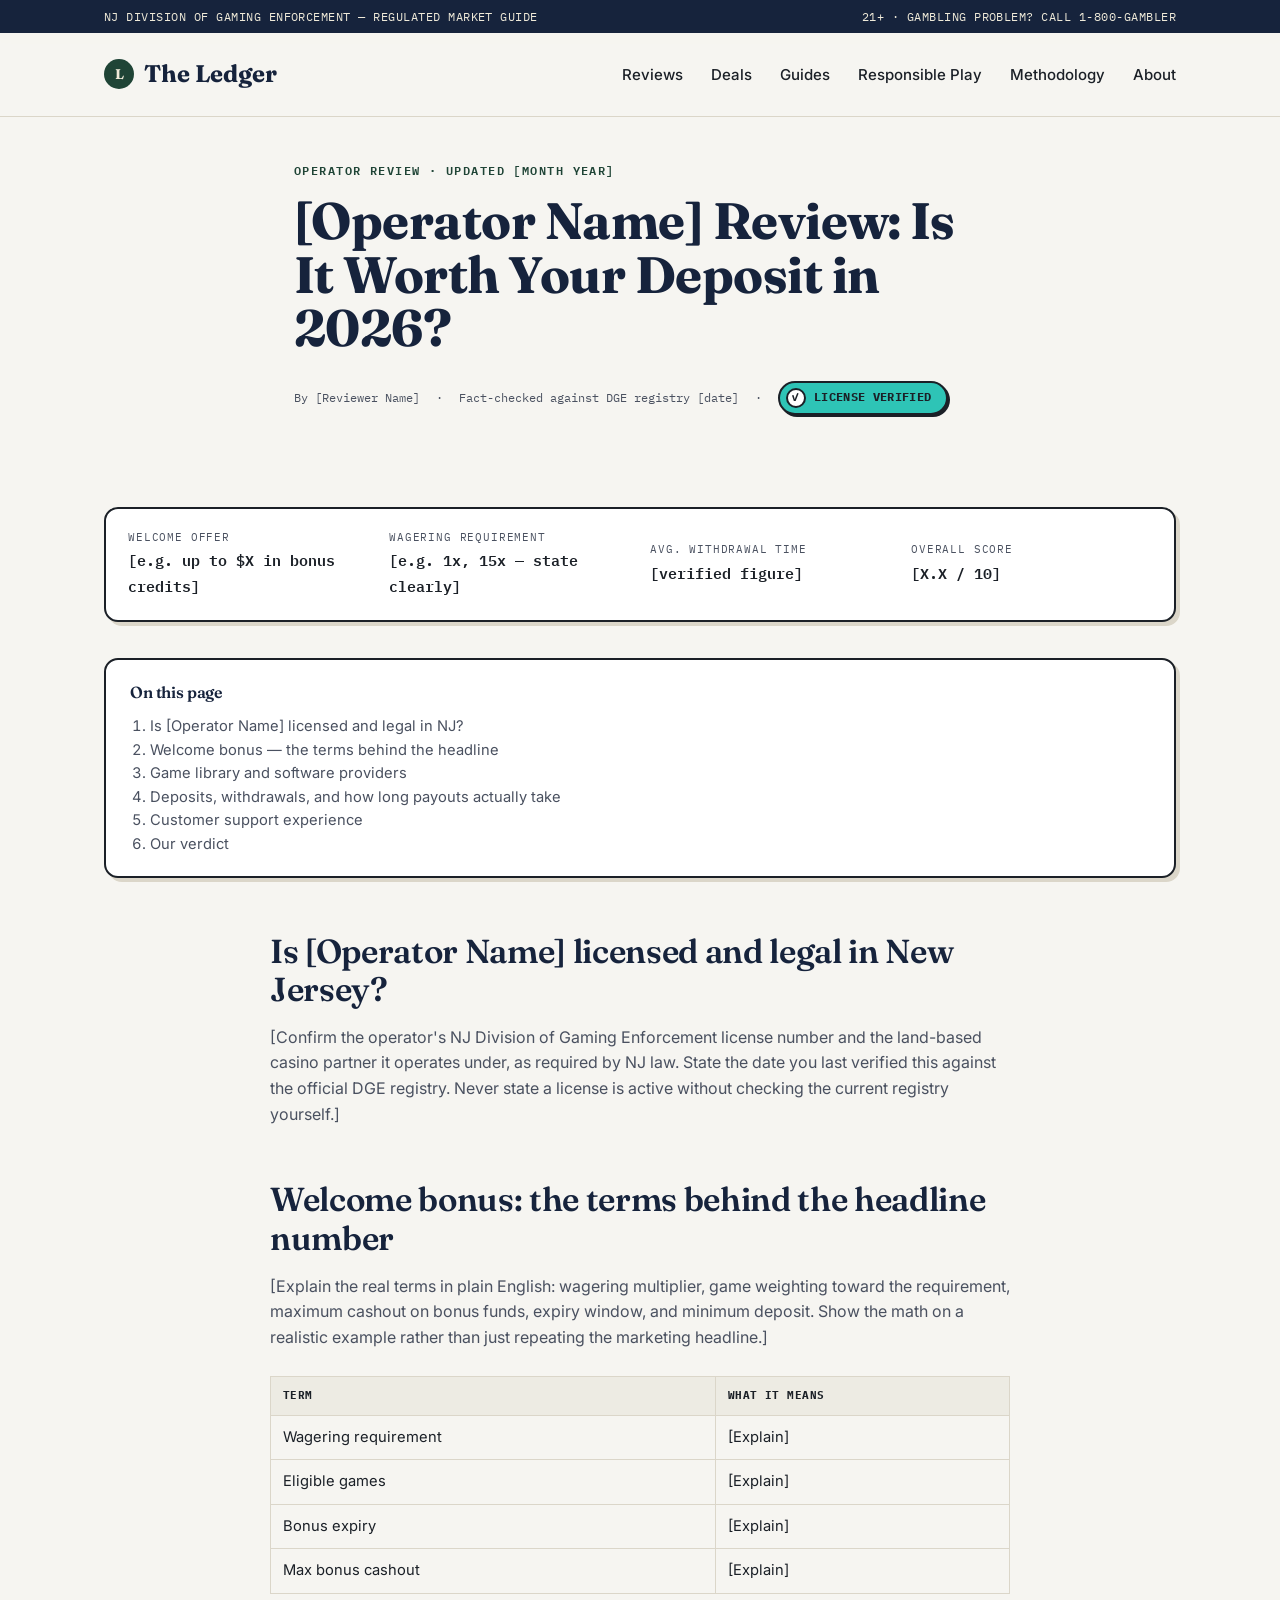
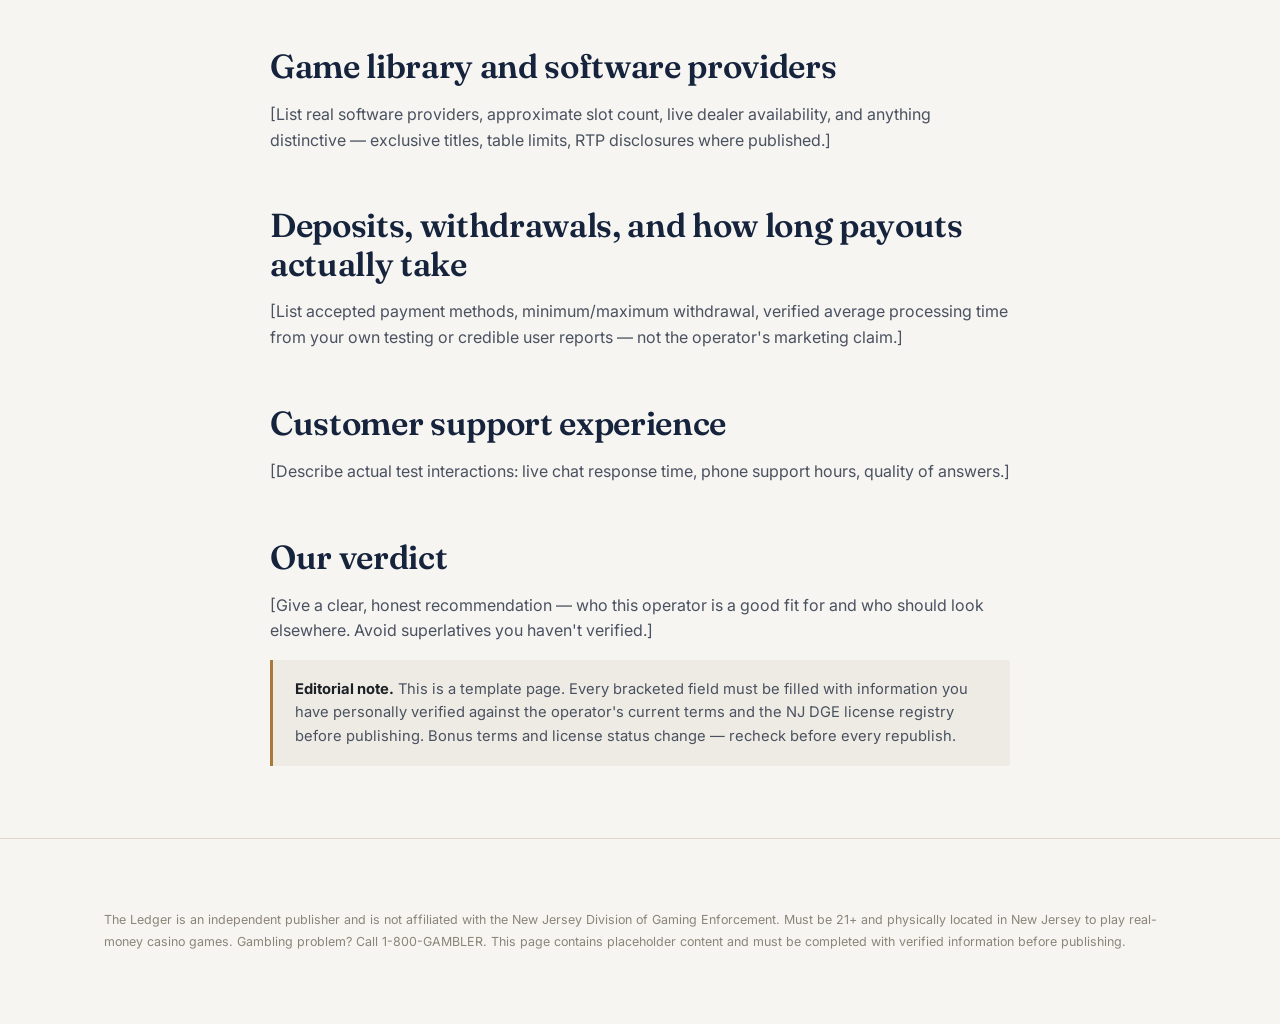
<file: review-template.html>
<!DOCTYPE html>
<html lang="en">
<head>
<meta charset="UTF-8">
<meta name="viewport" content="width=device-width, initial-scale=1.0">
<title>[Operator Name] Review 2026 — Licensed NJ Online Casino | The Ledger</title>
<meta name="description" content="An independent, verified review of [Operator Name]'s New Jersey online casino: license status, real payout speed, bonus terms in plain English, and game library.">
<meta name="robots" content="noindex, nofollow">
<link rel="stylesheet" href="style.css">
</head>
<body>

<div class="masthead-bar">
  <div class="container">
    <span>NJ DIVISION OF GAMING ENFORCEMENT — REGULATED MARKET GUIDE</span>
    <span>21+ · GAMBLING PROBLEM? CALL 1-800-GAMBLER</span>
  </div>
</div>

<header class="site-header">
  <div class="container">
    <a href="index.html" class="logo"><span class="mark">L</span> The Ledger</a>
    <nav class="primary-nav">
      <ul>
        <li><a href="index.html#reviews">Reviews</a></li>
        <li><a href="deals.html">Deals</a></li>
        <li><a href="guide-welcome-bonuses.html">Guides</a></li>
        <li><a href="index.html#responsible">Responsible Play</a></li>
        <li><a href="methodology.html">Methodology</a></li>
        <li><a href="index.html#about">About</a></li>
      </ul>
    </nav>
  </div>
</header>

<section style="padding-top:44px; padding-bottom:0;">
  <div class="container article-header">
    <span class="eyebrow">Operator Review · Updated [Month Year]</span>
    <h1>[Operator Name] Review: Is It Worth Your Deposit in 2026?</h1>
    <div class="byline">
      <span>By [Reviewer Name]</span>
      <span>·</span>
      <span>Fact-checked against DGE registry [date]</span>
      <span>·</span>
      <span class="seal"><span class="ring">✓</span>License Verified</span>
    </div>
  </div>
</section>

<section>
  <div class="container">
    <div class="ledger" style="border-top:none; margin-bottom:36px;">
      <div class="ledger-row" style="grid-template-columns:repeat(4,1fr);">
        <div><span class="stat-label">Welcome offer</span><span class="stat-value">[e.g. up to $X in bonus credits]</span></div>
        <div><span class="stat-label">Wagering requirement</span><span class="stat-value">[e.g. 1x, 15x — state clearly]</span></div>
        <div><span class="stat-label">Avg. withdrawal time</span><span class="stat-value">[verified figure]</span></div>
        <div><span class="stat-label">Overall score</span><span class="stat-value">[X.X / 10]</span></div>
      </div>
    </div>

    <div class="toc">
      <h4>On this page</h4>
      <ol>
        <li>Is [Operator Name] licensed and legal in NJ?</li>
        <li>Welcome bonus — the terms behind the headline</li>
        <li>Game library and software providers</li>
        <li>Deposits, withdrawals, and how long payouts actually take</li>
        <li>Customer support experience</li>
        <li>Our verdict</li>
      </ol>
    </div>

    <div class="article-body">
      <h2>Is [Operator Name] licensed and legal in New Jersey?</h2>
      <p>[Confirm the operator's NJ Division of Gaming Enforcement license number and the land-based casino partner it operates under, as required by NJ law. State the date you last verified this against the official DGE registry. Never state a license is active without checking the current registry yourself.]</p>

      <h2>Welcome bonus: the terms behind the headline number</h2>
      <p>[Explain the real terms in plain English: wagering multiplier, game weighting toward the requirement, maximum cashout on bonus funds, expiry window, and minimum deposit. Show the math on a realistic example rather than just repeating the marketing headline.]</p>

      <table>
        <tr><th>Term</th><th>What it means</th></tr>
        <tr><td>Wagering requirement</td><td>[Explain]</td></tr>
        <tr><td>Eligible games</td><td>[Explain]</td></tr>
        <tr><td>Bonus expiry</td><td>[Explain]</td></tr>
        <tr><td>Max bonus cashout</td><td>[Explain]</td></tr>
      </table>

      <h2>Game library and software providers</h2>
      <p>[List real software providers, approximate slot count, live dealer availability, and anything distinctive — exclusive titles, table limits, RTP disclosures where published.]</p>

      <h2>Deposits, withdrawals, and how long payouts actually take</h2>
      <p>[List accepted payment methods, minimum/maximum withdrawal, verified average processing time from your own testing or credible user reports — not the operator's marketing claim.]</p>

      <h2>Customer support experience</h2>
      <p>[Describe actual test interactions: live chat response time, phone support hours, quality of answers.]</p>

      <h2>Our verdict</h2>
      <p>[Give a clear, honest recommendation — who this operator is a good fit for and who should look elsewhere. Avoid superlatives you haven't verified.]</p>

      <div class="notice">
        <strong>Editorial note.</strong> This is a template page. Every bracketed field must be filled with information you have personally verified against the operator's current terms and the NJ DGE license registry before publishing. Bonus terms and license status change — recheck before every republish.
      </div>
    </div>
  </div>
</section>

<footer>
  <div class="container">
    <p class="fine-print">The Ledger is an independent publisher and is not affiliated with the New Jersey Division of Gaming Enforcement. Must be 21+ and physically located in New Jersey to play real-money casino games. Gambling problem? Call 1-800-GAMBLER. This page contains placeholder content and must be completed with verified information before publishing.</p>
  </div>
</footer>

</body>
</html>
</file>
<file: style.css>
/* ===========================================================
   TOKEN SYSTEM
   Color   — Paper #F6F5F1, Ink #1B2027, Navy #16233C,
             Forest #1F4436, Brass #A9793C, Line #DDD8CC
   Type    — Display: "Fraunces" (editorial serif, civic authority)
             Body/UI: "Inter" (clean, data-legible)
             Data/mono: "IBM Plex Mono" (license numbers, stats)
   Layout  — masthead + ledger-style comparison cards, seal badge
   Signature — "Verified & Licensed" seal component
   =========================================================== */

@import url('https://fonts.googleapis.com/css2?family=Fraunces:opsz,wght@9..144,400;9..144,500;9..144,600;9..144,700&family=Inter:wght@400;500;600;700&family=IBM+Plex+Mono:wght@500;600&display=swap');

:root{
  --paper: #F6F5F1;
  --paper-dim: #EDEBE3;
  --ink: #1B2027;
  --ink-soft: #4A5160;
  --navy: #16233C;
  --navy-soft: #2A3B5C;
  --forest: #1F4436;
  --brass: #A9793C;
  --brass-soft: #C9A46B;
  --line: #DBD6C9;
  --danger: #8C3B2E;
  --pop: #E8481C;      /* arcade coral-red — CTAs, rank chips */
  --pop-dark: #B8340F; /* pressed-state shadow for --pop */
  --zest: #2EC4B6;      /* arcade teal — secondary accent */
  --radius: 3px;
  --radius-chunky: 14px;
  --max: 1120px;
}

*{box-sizing:border-box;}
html{scroll-behavior:smooth;}
body{
  margin:0;
  background:var(--paper);
  color:var(--ink);
  font-family:'Inter',sans-serif;
  font-size:16px;
  line-height:1.6;
  -webkit-font-smoothing:antialiased;
}

h1,h2,h3,h4{
  font-family:'Fraunces',serif;
  font-weight:600;
  color:var(--navy);
  margin:0 0 .5em;
  letter-spacing:-0.01em;
}
h1{font-size:clamp(2.2rem,4vw,3.4rem); font-weight:700; line-height:1.05;}
h2{font-size:clamp(1.5rem,2.6vw,2.1rem); line-height:1.15;}
h3{font-size:1.3rem;}
p{margin:0 0 1em; color:var(--ink-soft);}
a{color:var(--navy); text-decoration-color: var(--brass-soft); text-underline-offset:3px;}
a:hover{color:var(--forest);}
.container{max-width:var(--max); margin:0 auto; padding:0 24px;}

/* ---------- masthead ---------- */
.masthead-bar{
  background:var(--navy);
  color:#EFEAD9;
  font-family:'IBM Plex Mono',monospace;
  font-size:12px;
  letter-spacing:.04em;
  padding:7px 0;
}
.masthead-bar .container{display:flex; justify-content:space-between; flex-wrap:wrap; gap:8px;}

header.site-header{
  background:var(--paper);
  border-bottom:1px solid var(--line);
  padding:22px 0;
  position:sticky; top:0; z-index:20;
  backdrop-filter:blur(6px);
  background:rgba(246,245,241,0.94);
}
.site-header .container{display:flex; align-items:center; justify-content:space-between;}
.logo{
  font-family:'Fraunces',serif;
  font-weight:700;
  font-size:1.5rem;
  color:var(--navy);
  display:flex; align-items:center; gap:10px;
  text-decoration:none;
}
.logo .mark{
  width:30px;height:30px;border-radius:50%;
  background:var(--forest);
  display:inline-flex;align-items:center;justify-content:center;
  color:#EFEAD9; font-size:14px; font-weight:700;
}
nav.primary-nav ul{list-style:none; display:flex; gap:28px; margin:0; padding:0;}
nav.primary-nav a{
  color:var(--ink); font-weight:500; font-size:.94rem;
  text-decoration:none; border-bottom:2px solid transparent; padding-bottom:3px;
}
nav.primary-nav a:hover{border-bottom-color:var(--brass);}

/* ---------- hero ---------- */
.hero{padding:64px 0 48px; border-bottom:1px solid var(--line);}
.hero-grid{display:grid; grid-template-columns:1.3fr .9fr; gap:56px; align-items:start;}
.eyebrow{
  font-family:'IBM Plex Mono',monospace; font-size:12px; letter-spacing:.12em;
  text-transform:uppercase; color:var(--forest); font-weight:600; margin-bottom:14px; display:block;
}
.hero p.lead{font-size:1.15rem; max-width:52ch;}
.hero-panel{
  background:var(--navy); color:#EFEAD9; border-radius:var(--radius);
  padding:28px; font-family:'IBM Plex Mono',monospace; font-size:13px;
}
.hero-panel h3{color:#EFEAD9; font-family:'Fraunces',serif; font-size:1.05rem; margin-bottom:14px;}
.hero-panel ul{margin:0; padding:0; list-style:none;}
.hero-panel li{padding:9px 0; border-top:1px solid rgba(239,234,217,.15); display:flex; justify-content:space-between; gap:10px;}
.hero-panel li:first-child{border-top:none;}
.status-dot{width:7px;height:7px;border-radius:50%;background:var(--brass-soft); display:inline-block; margin-right:6px;}

/* ---------- seal badge (signature element) ---------- */
.seal{
  display:inline-flex; align-items:center; gap:8px;
  border:2px solid var(--ink); color:var(--ink); background:var(--zest);
  border-radius:999px; padding:5px 14px 5px 6px;
  font-family:'IBM Plex Mono',monospace; font-size:11.5px; font-weight:700;
  letter-spacing:.03em; text-transform:uppercase; white-space:nowrap;
  box-shadow:2px 2px 0 var(--ink);
}
.seal .ring{
  width:20px;height:20px;border-radius:50%;
  border:2px solid var(--ink); background:#fff;
  display:flex; align-items:center; justify-content:center; font-size:11px;
}

/* ---------- ledger cards (review/comparison rows) ---------- */
section{padding:52px 0;}
.section-head{display:flex; justify-content:space-between; align-items:flex-end; margin-bottom:28px; flex-wrap:wrap; gap:10px;}
.section-head .kicker{color:var(--ink-soft); max-width:48ch; margin:0;}

.ledger{border-top:none; display:flex; flex-direction:column; gap:14px;}
.ledger-row{
  display:grid; grid-template-columns:56px 1.6fr 1fr 1fr auto;
  gap:20px; align-items:center; padding:20px 22px;
  border:2px solid var(--ink); border-radius:var(--radius-chunky);
  background:#fff; box-shadow:4px 4px 0 var(--line);
  transition:transform .12s ease, box-shadow .12s ease;
}
.ledger-row:hover{transform:translate(-2px,-2px); box-shadow:6px 6px 0 var(--zest);}
.rank{
  font-family:'Fraunces',serif; font-weight:700; font-size:1.3rem; color:#fff;
  background:var(--pop); border:2px solid var(--ink); border-radius:10px;
  width:44px; height:44px; display:flex; align-items:center; justify-content:center;
  box-shadow:2px 2px 0 var(--ink);
}
.op-name{font-family:'Fraunces',serif; font-weight:600; font-size:1.15rem; color:var(--navy); margin-bottom:4px;}
.op-meta{font-size:.85rem; color:var(--ink-soft);}
.stat-label{font-family:'IBM Plex Mono',monospace; font-size:10.5px; text-transform:uppercase; letter-spacing:.08em; color:var(--ink-soft); display:block; margin-bottom:3px;}
.stat-value{font-family:'IBM Plex Mono',monospace; font-weight:600; font-size:.95rem; color:var(--ink);}
.btn{
  display:inline-block; background:var(--pop); color:#fff; text-decoration:none;
  font-weight:700; font-size:.88rem; padding:11px 20px; border-radius:10px;
  white-space:nowrap; border:2px solid var(--ink);
  box-shadow:3px 3px 0 var(--ink);
  transition:transform .1s ease, box-shadow .1s ease;
}
.btn:hover{background:var(--pop); color:#fff; transform:translate(2px,2px); box-shadow:1px 1px 0 var(--ink);}
.btn:active{transform:translate(3px,3px); box-shadow:0 0 0 var(--ink);}
.btn-ghost{background:var(--paper); border:2px solid var(--ink); color:var(--ink); box-shadow:3px 3px 0 var(--ink);}
.btn-ghost:hover{background:var(--zest); color:var(--ink); transform:translate(2px,2px); box-shadow:1px 1px 0 var(--ink);}

/* ---------- cards grid (guides) ---------- */
.grid-3{display:grid; grid-template-columns:repeat(3,1fr); gap:24px;}
.card{
  background:#fff; border:2px solid var(--ink); border-radius:var(--radius-chunky);
  padding:26px; display:flex; flex-direction:column; gap:10px;
  box-shadow:4px 4px 0 var(--line);
  transition:transform .12s ease, box-shadow .12s ease;
}
.card:hover{transform:translate(-2px,-2px); box-shadow:6px 6px 0 var(--zest);}
.card .eyebrow{margin-bottom:2px;}
.card h3{margin-bottom:4px;}
.card a.more{font-family:'IBM Plex Mono',monospace; font-size:12px; font-weight:700; color:var(--pop); text-decoration:none;}

/* ---------- notice / disclosure ---------- */
.notice{
  background:var(--paper-dim); border-left:3px solid var(--brass);
  padding:18px 22px; font-size:.92rem; color:var(--ink-soft); border-radius:0 var(--radius) var(--radius) 0;
}
.notice strong{color:var(--ink);}

.helpline{
  background:var(--navy); color:#EFEAD9; border-radius:var(--radius);
  padding:26px 28px; display:flex; justify-content:space-between; align-items:center; gap:20px; flex-wrap:wrap;
}
.helpline h3{color:#EFEAD9; margin-bottom:4px;}
.helpline p{color:#C9CFDC; margin:0;}

/* ---------- footer ---------- */
footer{border-top:1px solid var(--line); padding:40px 0 60px; margin-top:20px;}
footer .foot-grid{display:grid; grid-template-columns:1.4fr 1fr 1fr 1fr; gap:32px;}
footer h4{font-family:'IBM Plex Mono',monospace; text-transform:uppercase; font-size:11.5px; letter-spacing:.08em; color:var(--ink-soft); margin-bottom:12px;}
footer ul{list-style:none; margin:0; padding:0;}
footer li{margin-bottom:8px;}
footer a{color:var(--ink-soft); font-size:.9rem; text-decoration:none;}
footer a:hover{color:var(--navy);}
.fine-print{font-size:.78rem; color:#8A8578; margin-top:30px; line-height:1.7;}

/* ---------- article page ---------- */
.article-body{max-width:74ch; margin:0 auto;}
.article-body h2{margin-top:1.6em;}
.article-header{max-width:74ch; margin:0 auto 40px;}
.byline{font-family:'IBM Plex Mono',monospace; font-size:12px; color:var(--ink-soft); display:flex; gap:16px; align-items:center; margin-top:14px;}
.article-body table{width:100%; border-collapse:collapse; margin:1.6em 0;}
.article-body th,.article-body td{border:1px solid var(--line); padding:10px 12px; text-align:left; font-size:.92rem;}
.article-body th{background:var(--paper-dim); font-family:'IBM Plex Mono',monospace; font-size:11px; text-transform:uppercase; letter-spacing:.04em;}
.toc{background:#fff; border:2px solid var(--ink); border-radius:var(--radius-chunky); padding:20px 24px; margin:0 0 32px; box-shadow:4px 4px 0 var(--line);}
.toc h4{margin-bottom:10px;}
.toc ol{margin:0; padding-left:20px; color:var(--ink-soft); font-size:.92rem;}

/* ---------- responsive ---------- */
@media (max-width: 860px){
  .hero-grid{grid-template-columns:1fr;}
  .grid-3{grid-template-columns:1fr;}
  .ledger-row{grid-template-columns:1fr; text-align:left; gap:8px;}
  .rank{font-size:1.2rem;}
  footer .foot-grid{grid-template-columns:1fr 1fr;}
  nav.primary-nav{display:none;}
}

/* ---------- accessibility ---------- */
a:focus-visible, button:focus-visible{outline:2px solid var(--brass); outline-offset:2px;}
@media (prefers-reduced-motion: reduce){ *{transition:none !important; scroll-behavior:auto !important;} }
</file>
